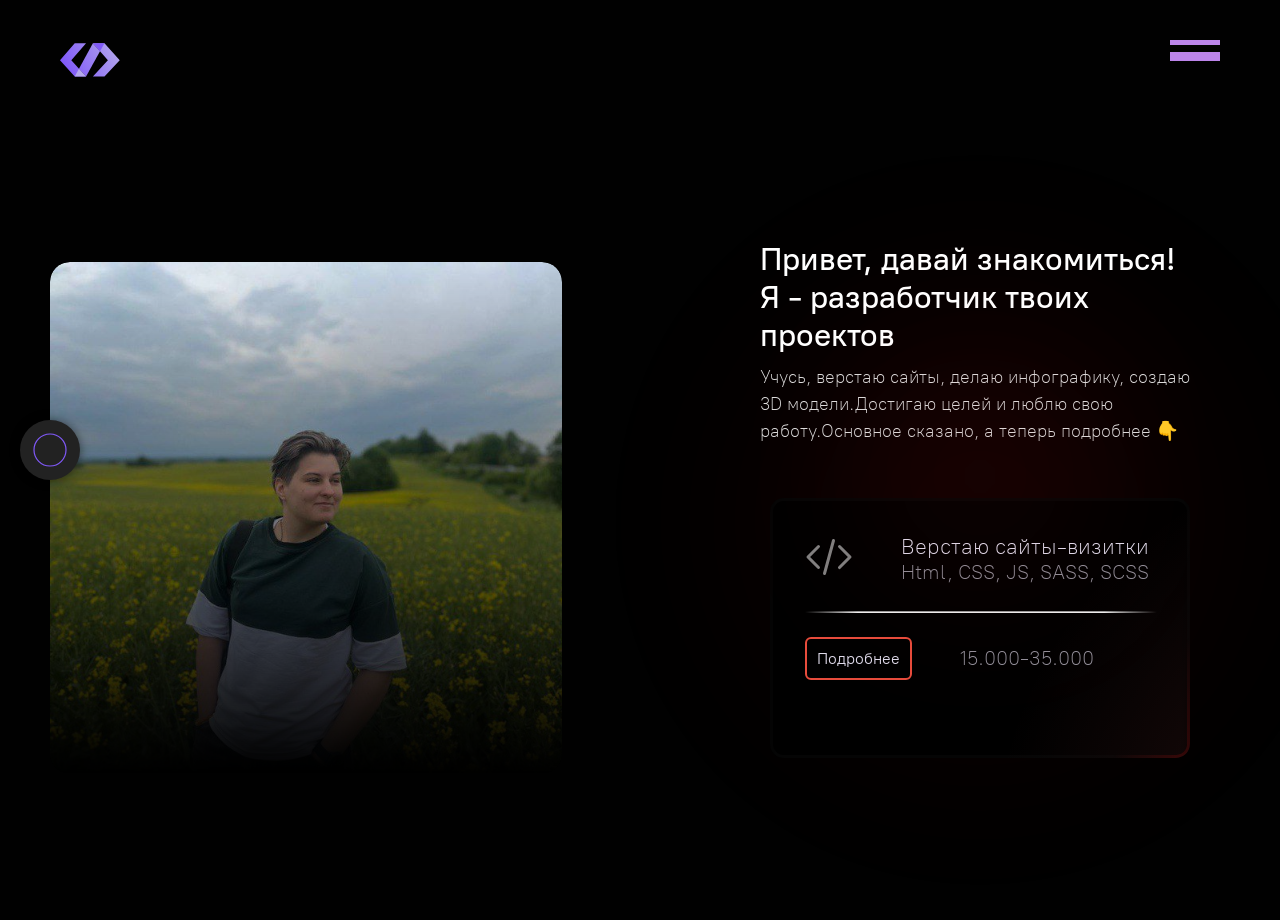
<file: index.html>
<!DOCTYPE html>
<html lang="ru">
<head>
    <meta charset="UTF-8">
    <meta name="viewport" content="width=device-width, initial-scale=1.0">
    <link rel="stylesheet" href="main.css">
    
    <title>Web/Front-dev</title>
</head>
<body>
  
    <header class="header">
    <div class="logo">
      <svg width="114" height="64" viewBox="0 0 114 64" fill="none" xmlns="http://www.w3.org/2000/svg">
<path d="M49.5 0L21.5 32.5L36.0752 48.6369L49.5 63.5H28L0 32.5L28 0H49.5Z" fill="url(#paint0_linear_3_28)"/>
<path d="M62.5 0H84.5L113.5 32.5L84.5 63.5H62.5L91 32.5L76.009 15.405L62.5 0Z" fill="url(#paint1_linear_3_28)"/>
<path d="M36.0752 48.6369L49.5 63.5L76.009 15.405L62.5 0L36.0752 48.6369Z" fill="url(#paint2_linear_3_28)"/>
<path d="M28 63.5L36 48.5L49.5 63.5H28Z" fill="#B4A9EB"/>
<path d="M62.5 0H84.5L76 15.5L62.5 0Z" fill="#8059F9"/>
<defs>
<linearGradient id="paint0_linear_3_28" x1="113" y1="10.6704" x2="18.8517" y2="63" gradientUnits="userSpaceOnUse">
<stop stop-color="#B4A9EB"/>
<stop offset="1" stop-color="#8059F9"/>
</linearGradient>
<linearGradient id="paint1_linear_3_28" x1="113" y1="10.6704" x2="18.8517" y2="63" gradientUnits="userSpaceOnUse">
<stop stop-color="#B4A9EB"/>
<stop offset="1" stop-color="#8059F9"/>
</linearGradient>
<linearGradient id="paint2_linear_3_28" x1="113" y1="10.6704" x2="18.8517" y2="63" gradientUnits="userSpaceOnUse">
<stop stop-color="#B4A9EB"/>
<stop offset="1" stop-color="#8059F9"/>
</linearGradient>
</defs>
</svg>

    </div>
   
        <div class="burger" id="burger">
      <span></span>
      <span></span>
      <span></span>
    </div>
     
    <ul class="menu" id="menu">
      <li><a href="index.html">Главная</a></li>
      <li><a href="about.html">Обо мне</a></li>
      <li><a href="path/Rezyume_Kiyashko_v.docx" download>Быстрое резюме</a></li>
      <li><a href="contact.html">Контакты</a></li>
    </ul>
    
  </header>
  
  <div class="side-button">
    <svg viewBox="0 0 100 100">
      <circle cx="50" cy="50" r="40" />
    </svg>
  </div>
  
<div class="menu-overlay" id="menuOverlay"></div>
  <div class="portfolio-menu" id="portfolioMenu">
    <ul class="portfolio-list" id="portfolioList">
        <li class="portfolio-item">
      <a href="works-3d.html">3D</a>
    </li>
            <li class="portfolio-item active">
        <a href="grafic_adobe.html">Графика</a>
      </li>
        <li class="portfolio-item">
      <a href="works-web.html">Вёрстка</a>
    </li>
      <li class="portfolio-item">Игры</li>
     
      <li class="portfolio-item">Фото</li>
    </ul>
  </div>
  
  <div class="mobile-button">
    <svg viewBox="0 0 100 100">
      <circle cx="50" cy="50" r="40" />
    </svg>
  </div>
  <main class="main-section">
  <div class="content-wrapper">
   
    <div class="text-block">
      <h1>Привет, давай знакомиться! <br>Я - разработчик твоих проектов</h1>
      <p>Учусь, верстаю сайты, делаю инфографику, создаю 3D модели.Достигаю целей и люблю свою работу.Основное сказано, а теперь подробнее 	&#128071;</p>
      <section>
      <ul>
        <li>
          <article data-glow>
            <div class="preview">
              <svg xmlns="http://www.w3.org/2000/svg" viewBox="0 0 24 24" fill="currentColor" class="w-6 h-6">
                <path fill-rule="evenodd" d="M14.447 3.026a.75.75 0 0 1 .527.921l-4.5 16.5a.75.75 0 0 1-1.448-.394l4.5-16.5a.75.75 0 0 1 .921-.527ZM16.72 6.22a.75.75 0 0 1 1.06 0l5.25 5.25a.75.75 0 0 1 0 1.06l-5.25 5.25a.75.75 0 1 1-1.06-1.06L21.44 12l-4.72-4.72a.75.75 0 0 1 0-1.06Zm-9.44 0a.75.75 0 0 1 0 1.06L2.56 12l4.72 4.72a.75.75 0 0 1-1.06 1.06L.97 12.53a.75.75 0 0 1 0-1.06l5.25-5.25a.75.75 0 0 1 1.06 0Z" clip-rule="evenodd" />
              </svg>
              <h2>Верстаю сайты-визитки</h2>
              <span>Html, CSS, JS, SASS, SCSS</span>
            </div>
            <hr>
            <div class="container-btn" style="--card-color: #e74c3c;">
            <a href="#portfolio" class="card-button">Подробнее</a>
            
            <span>15.000-35.000</span>
            </div>
          </article>
        </li>
        <li>
          <article data-glow>
            <div class="preview">
              <svg xmlns="http://www.w3.org/2000/svg" viewBox="0 0 24 24" fill="currentColor" class="w-6 h-6">
                <path fill-rule="evenodd" d="M2.25 6a3 3 0 0 1 3-3h13.5a3 3 0 0 1 3 3v12a3 3 0 0 1-3 3H5.25a3 3 0 0 1-3-3V6Zm3.97.97a.75.75 0 0 1 1.06 0l2.25 2.25a.75.75 0 0 1 0 1.06l-2.25 2.25a.75.75 0 0 1-1.06-1.06l1.72-1.72-1.72-1.72a.75.75 0 0 1 0-1.06Zm4.28 4.28a.75.75 0 0 0 0 1.5h3a.75.75 0 0 0 0-1.5h-3Z" clip-rule="evenodd" />
              </svg>
              <h2>Создаю Приложения</h2>
              <span>Python,React,<br>Typescript,C++</span>
            </div>
            <hr>
            <div class="container-btn" style="--card-color: #2CCC01;">
              
            <a href="#portfolio" class="card-button">Подробнее</a>
            
            <span>20.000-70.000</span>
            </div>
          </article>
        </li>
        <li>
          <article data-glow>
            <div class="preview">
              <svg xmlns="http://www.w3.org/2000/svg" viewBox="0 0 24 24" fill="currentColor" class="w-6 h-6">
                <path fill-rule="evenodd" d="M20.599 1.5c-.376 0-.743.111-1.055.32l-5.08 3.385a18.747 18.747 0 0 0-3.471 2.987 10.04 10.04 0 0 1 4.815 4.815 18.748 18.748 0 0 0 2.987-3.472l3.386-5.079A1.902 1.902 0 0 0 20.599 1.5Zm-8.3 14.025a18.76 18.76 0 0 0 1.896-1.207 8.026 8.026 0 0 0-4.513-4.513A18.75 18.75 0 0 0 8.475 11.7l-.278.5a5.26 5.26 0 0 1 3.601 3.602l.502-.278ZM6.75 13.5A3.75 3.75 0 0 0 3 17.25a1.5 1.5 0 0 1-1.601 1.497.75.75 0 0 0-.7 1.123 5.25 5.25 0 0 0 9.8-2.62 3.75 3.75 0 0 0-3.75-3.75Z" clip-rule="evenodd" />
              </svg>
              <h2>Графический Дизайн</h2>
              <span>Photoshop,Illustrator,<br>Figma,Blender</span>
            </div>
            <hr>
            <div class="container-btn" style="--card-color: #0036CC;">
            <a href="#portfolio" class="card-button">Подробнее</a>
            
            <span>3.000-8.000</span>
            </div>
          </article>
        </li>
        <li>
          <article data-glow>
            <div class="preview">
              <svg xmlns="http://www.w3.org/2000/svg" viewBox="0 0 24 24" fill="currentColor" class="w-6 h-6">
                <path fill-rule="evenodd" d="M8.25 6.75a3.75 3.75 0 1 1 7.5 0 3.75 3.75 0 0 1-7.5 0ZM15.75 9.75a3 3 0 1 1 6 0 3 3 0 0 1-6 0ZM2.25 9.75a3 3 0 1 1 6 0 3 3 0 0 1-6 0ZM6.31 15.117A6.745 6.745 0 0 1 12 12a6.745 6.745 0 0 1 6.709 7.498.75.75 0 0 1-.372.568A12.696 12.696 0 0 1 12 21.75c-2.305 0-4.47-.612-6.337-1.684a.75.75 0 0 1-.372-.568 6.787 6.787 0 0 1 1.019-4.38Z" clip-rule="evenodd" />
                <path d="M5.082 14.254a8.287 8.287 0 0 0-1.308 5.135 9.687 9.687 0 0 1-1.764-.44l-.115-.04a.563.563 0 0 1-.373-.487l-.01-.121a3.75 3.75 0 0 1 3.57-4.047ZM20.226 19.389a8.287 8.287 0 0 0-1.308-5.135 3.75 3.75 0 0 1 3.57 4.047l-.01.121a.563.563 0 0 1-.373.486l-.115.04c-.567.2-1.156.349-1.764.441Z" />
              </svg>
              
              <h2>Соучастник соревнований</h2>
              <span>Хакатоны, GameJam</span>
            </div>
            <hr>
            <div class="container-btn" style="--card-color: #A8247C;">
            <a href="#portfolio" class="card-button">Подробнее</a>
            
            <span>Контакты</span>
            </div>
          </article>
        </li>
      </ul>
    </section>
    </div>
     <div class="photo-block">
      <img src="img/photo.jpg" alt="Моё фото">
    </div>
  </div>
</main>
 
  <script src="burger.js"></script>
  <script src="menu_portfolio.js"></script>
  <script src="scroll.js"></script>
  <script src="scrollbar.js"></script>
</body>
</html>
</file>
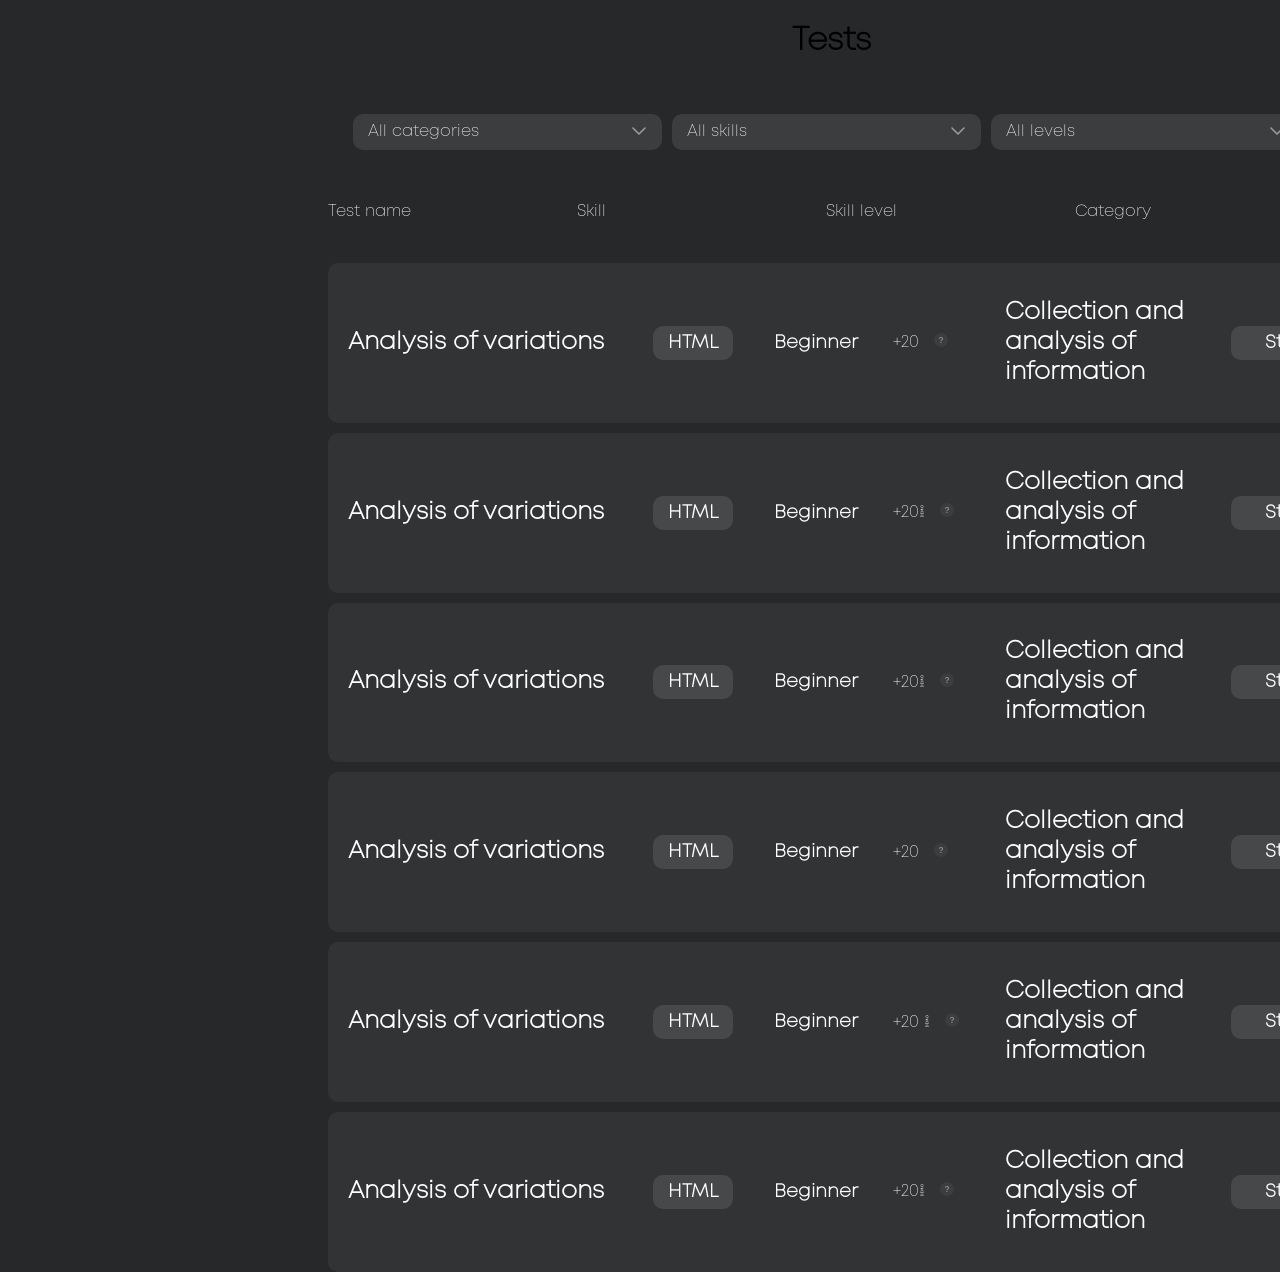
<file: test/index.html>
<!DOCTYPE html>
<html lang="ru">
<head>
    <meta charset="UTF-8">
    <meta name="viewport" content="width=device-width, initial-scale=1.0">
    <link rel="stylesheet" href="main.css">
    <title>Document</title>
</head>
<body>
    <div class="title">
        <h1>Tests</h1>
    </div>
    <!--Фильтры -->
    <div class="filters">
           <!--Фильтры  с категорией -->
        <div class="filters__inner--categories">
             <!--Наименование  -->
            <div class="filters__inner--title">
                <p>All categories</p>
                <!--Иконка -->
             <div class="filters__inner--arrow">
                    <svg width="16" height="10" viewBox="0 0 16 10" fill="none" xmlns="http://www.w3.org/2000/svg">
<g opacity="0.5">
<path d="M13.4697 1.46967C13.7626 1.17678 14.2373 1.17678 14.5302 1.46967C14.8231 1.76256 14.8231 2.23732 14.5302 2.53022L8.53022 8.53022C8.23732 8.82311 7.76256 8.82311 7.46967 8.53022L1.46967 2.53022C1.17678 2.23732 1.17678 1.76256 1.46967 1.46967C1.76256 1.17678 2.23732 1.17678 2.53022 1.46967L7.99994 6.9394L13.4697 1.46967Z" fill="white"/>
</g>
</svg>

                </div>
            </div>
             
        </div>
        <!--Фильтры  с скиллом -->
         <div class="filters__inner--skills">
            <!--наиенование-->
            <div class="filters__inner--title">
                <p>All skills</p>    
                 <div class="filters__inner--arrow">
                    <svg width="16" height="10" viewBox="0 0 16 10" fill="none" xmlns="http://www.w3.org/2000/svg">
<g opacity="0.5">
<path d="M13.4697 1.46967C13.7626 1.17678 14.2373 1.17678 14.5302 1.46967C14.8231 1.76256 14.8231 2.23732 14.5302 2.53022L8.53022 8.53022C8.23732 8.82311 7.76256 8.82311 7.46967 8.53022L1.46967 2.53022C1.17678 2.23732 1.17678 1.76256 1.46967 1.46967C1.76256 1.17678 2.23732 1.17678 2.53022 1.46967L7.99994 6.9394L13.4697 1.46967Z" fill="white"/>
</g>
</svg>

                </div>
            </div>
             <!--иконка-->
           
        </div>

     <!--Фильтры  с уровнем -->
        <div class="filters__inner--levels">
             <!--Наименование фильтра -->
            <div class="filters__inner--title">
                <p>All levels</p>
                  <div class="filters__inner--arrow">
                    <svg width="16" height="10" viewBox="0 0 16 10" fill="none" xmlns="http://www.w3.org/2000/svg">
<g opacity="0.5">
<path d="M13.4697 1.46967C13.7626 1.17678 14.2373 1.17678 14.5302 1.46967C14.8231 1.76256 14.8231 2.23732 14.5302 2.53022L8.53022 8.53022C8.23732 8.82311 7.76256 8.82311 7.46967 8.53022L1.46967 2.53022C1.17678 2.23732 1.17678 1.76256 1.46967 1.46967C1.76256 1.17678 2.23732 1.17678 2.53022 1.46967L7.99994 6.9394L13.4697 1.46967Z" fill="white"/>
</g>
</svg>

                </div>
            </div>
            
           
        </div>
    </div>
  <!--Наименования разделов в таблице-->
    <div class="table__title">

        <p>Test name</p>
        <p>Skill</p>
        <p>Skill level</p>
        <p>Category</p>
    </div>
<!--Блок всей таблицы-->
    <div class="table">
        <!--Каждая строка списка-->
        <div class="table__list">
            <div class="table__list--name">
                <h2>Analysis of variations</h2>
            </div>
            <div class="table__list--skill">
                <h3>HTML</h3>
            </div>
            <div class="table__list--level">
                <h3>Beginner</h3>
            </div>
            <div class="table__list--progress">
                <p>+20</p>
                <div class="table__list--questions">
                    <svg width="14" height="14" viewBox="0 0 14 14" fill="none" xmlns="http://www.w3.org/2000/svg">
<rect width="14" height="14" rx="7" fill="#3C3D3F"/>
<path d="M6.43681 8.35405V8.17568C6.43681 7.98108 6.46046 7.80811 6.50776 7.65676C6.55506 7.50541 6.62897 7.37027 6.72949 7.25135C6.83592 7.13243 6.92461 7.04324 6.99557 6.98378C7.07243 6.91892 7.18477 6.83513 7.33259 6.73243C7.45085 6.65135 7.53954 6.58649 7.59867 6.53784C7.66371 6.48378 7.73466 6.41622 7.81153 6.33513C7.89431 6.24865 7.95344 6.15676 7.98891 6.05946C8.02439 5.96216 8.04213 5.85135 8.04213 5.72703C8.04213 5.54865 7.99483 5.39189 7.90022 5.25676C7.81153 5.11622 7.68736 5.01081 7.52772 4.94054C7.37398 4.86486 7.19956 4.82703 7.00443 4.82703C6.71471 4.82703 6.46341 4.90811 6.25055 5.07027C6.04361 5.22703 5.93422 5.43784 5.92239 5.7027H5C5.01183 5.17297 5.21286 4.75676 5.6031 4.45405C5.99926 4.15135 6.46637 4 7.00443 4C7.56615 4 8.03917 4.15676 8.4235 4.47027C8.80783 4.78378 9 5.2027 9 5.72703C9 5.92162 8.97635 6.09459 8.92905 6.24595C8.88174 6.3973 8.80783 6.53514 8.70732 6.65946C8.6068 6.77838 8.51811 6.87027 8.44124 6.93514C8.36438 7 8.25499 7.08378 8.11308 7.18649C7.98891 7.27838 7.89727 7.34865 7.83814 7.3973C7.78492 7.44054 7.71693 7.50541 7.63415 7.59189C7.55728 7.67838 7.50111 7.77027 7.46563 7.86757C7.43607 7.95946 7.42129 8.06216 7.42129 8.17568V8.35405H6.43681ZM6.38359 10V8.96216H7.46563V10H6.38359Z" fill="#939394"/>
</svg>

                </div>
            </div>
            <div class="table__list--category">
                <h2>Collection and analysis of information</h2>
            </div>
            <div class="table__list--button">
                <h3>Start</h3>
            </div>

        </div>

          <div class="table__list">
            <div class="table__list--name">
                <h2>Analysis of variations</h2>
            </div>
            <div class="table__list--skill">
                <h3>HTML</h3>
            </div>
            <div class="table__list--level">
                <h3>Beginner</h3>
            </div>
            <div class="table__list--progress">
                <p>+20%</p>
                <div class="table__list--questions">
                    <svg width="14" height="14" viewBox="0 0 14 14" fill="none" xmlns="http://www.w3.org/2000/svg">
<rect width="14" height="14" rx="7" fill="#3C3D3F"/>
<path d="M6.43681 8.35405V8.17568C6.43681 7.98108 6.46046 7.80811 6.50776 7.65676C6.55506 7.50541 6.62897 7.37027 6.72949 7.25135C6.83592 7.13243 6.92461 7.04324 6.99557 6.98378C7.07243 6.91892 7.18477 6.83513 7.33259 6.73243C7.45085 6.65135 7.53954 6.58649 7.59867 6.53784C7.66371 6.48378 7.73466 6.41622 7.81153 6.33513C7.89431 6.24865 7.95344 6.15676 7.98891 6.05946C8.02439 5.96216 8.04213 5.85135 8.04213 5.72703C8.04213 5.54865 7.99483 5.39189 7.90022 5.25676C7.81153 5.11622 7.68736 5.01081 7.52772 4.94054C7.37398 4.86486 7.19956 4.82703 7.00443 4.82703C6.71471 4.82703 6.46341 4.90811 6.25055 5.07027C6.04361 5.22703 5.93422 5.43784 5.92239 5.7027H5C5.01183 5.17297 5.21286 4.75676 5.6031 4.45405C5.99926 4.15135 6.46637 4 7.00443 4C7.56615 4 8.03917 4.15676 8.4235 4.47027C8.80783 4.78378 9 5.2027 9 5.72703C9 5.92162 8.97635 6.09459 8.92905 6.24595C8.88174 6.3973 8.80783 6.53514 8.70732 6.65946C8.6068 6.77838 8.51811 6.87027 8.44124 6.93514C8.36438 7 8.25499 7.08378 8.11308 7.18649C7.98891 7.27838 7.89727 7.34865 7.83814 7.3973C7.78492 7.44054 7.71693 7.50541 7.63415 7.59189C7.55728 7.67838 7.50111 7.77027 7.46563 7.86757C7.43607 7.95946 7.42129 8.06216 7.42129 8.17568V8.35405H6.43681ZM6.38359 10V8.96216H7.46563V10H6.38359Z" fill="#939394"/>
</svg>

                </div>
            </div>
            <div class="table__list--category">
                <h2>Collection and analysis of information</h2>
            </div>
            <div class="table__list--button">
                <h3>Start</h3>
            </div>

        </div>

          <div class="table__list">
            <div class="table__list--name">
                <h2>Analysis of variations</h2>
            </div>
            <div class="table__list--skill">
                <h3>HTML</h3>
            </div>
            <div class="table__list--level">
                <h3>Beginner</h3>
            </div>
            <div class="table__list--progress">
                <p>+20%</p>
                <div class="table__list--questions">
                    <svg width="14" height="14" viewBox="0 0 14 14" fill="none" xmlns="http://www.w3.org/2000/svg">
<rect width="14" height="14" rx="7" fill="#3C3D3F"/>
<path d="M6.43681 8.35405V8.17568C6.43681 7.98108 6.46046 7.80811 6.50776 7.65676C6.55506 7.50541 6.62897 7.37027 6.72949 7.25135C6.83592 7.13243 6.92461 7.04324 6.99557 6.98378C7.07243 6.91892 7.18477 6.83513 7.33259 6.73243C7.45085 6.65135 7.53954 6.58649 7.59867 6.53784C7.66371 6.48378 7.73466 6.41622 7.81153 6.33513C7.89431 6.24865 7.95344 6.15676 7.98891 6.05946C8.02439 5.96216 8.04213 5.85135 8.04213 5.72703C8.04213 5.54865 7.99483 5.39189 7.90022 5.25676C7.81153 5.11622 7.68736 5.01081 7.52772 4.94054C7.37398 4.86486 7.19956 4.82703 7.00443 4.82703C6.71471 4.82703 6.46341 4.90811 6.25055 5.07027C6.04361 5.22703 5.93422 5.43784 5.92239 5.7027H5C5.01183 5.17297 5.21286 4.75676 5.6031 4.45405C5.99926 4.15135 6.46637 4 7.00443 4C7.56615 4 8.03917 4.15676 8.4235 4.47027C8.80783 4.78378 9 5.2027 9 5.72703C9 5.92162 8.97635 6.09459 8.92905 6.24595C8.88174 6.3973 8.80783 6.53514 8.70732 6.65946C8.6068 6.77838 8.51811 6.87027 8.44124 6.93514C8.36438 7 8.25499 7.08378 8.11308 7.18649C7.98891 7.27838 7.89727 7.34865 7.83814 7.3973C7.78492 7.44054 7.71693 7.50541 7.63415 7.59189C7.55728 7.67838 7.50111 7.77027 7.46563 7.86757C7.43607 7.95946 7.42129 8.06216 7.42129 8.17568V8.35405H6.43681ZM6.38359 10V8.96216H7.46563V10H6.38359Z" fill="#939394"/>
</svg>

                </div>
            </div>
            <div class="table__list--category">
                <h2>Collection and analysis of information</h2>
            </div>
            <div class="table__list--button">
                <h3>Start</h3>
            </div>

        </div>

          <div class="table__list">
            <div class="table__list--name">
                <h2>Analysis of variations</h2>
            </div>
            <div class="table__list--skill">
                <h3>HTML</h3>
            </div>
            <div class="table__list--level">
                <h3>Beginner</h3>
            </div>
            <div class="table__list--progress">
                <p>+20 </p>
                <div class="table__list--questions">
                    <svg width="14" height="14" viewBox="0 0 14 14" fill="none" xmlns="http://www.w3.org/2000/svg">
<rect width="14" height="14" rx="7" fill="#3C3D3F"/>
<path d="M6.43681 8.35405V8.17568C6.43681 7.98108 6.46046 7.80811 6.50776 7.65676C6.55506 7.50541 6.62897 7.37027 6.72949 7.25135C6.83592 7.13243 6.92461 7.04324 6.99557 6.98378C7.07243 6.91892 7.18477 6.83513 7.33259 6.73243C7.45085 6.65135 7.53954 6.58649 7.59867 6.53784C7.66371 6.48378 7.73466 6.41622 7.81153 6.33513C7.89431 6.24865 7.95344 6.15676 7.98891 6.05946C8.02439 5.96216 8.04213 5.85135 8.04213 5.72703C8.04213 5.54865 7.99483 5.39189 7.90022 5.25676C7.81153 5.11622 7.68736 5.01081 7.52772 4.94054C7.37398 4.86486 7.19956 4.82703 7.00443 4.82703C6.71471 4.82703 6.46341 4.90811 6.25055 5.07027C6.04361 5.22703 5.93422 5.43784 5.92239 5.7027H5C5.01183 5.17297 5.21286 4.75676 5.6031 4.45405C5.99926 4.15135 6.46637 4 7.00443 4C7.56615 4 8.03917 4.15676 8.4235 4.47027C8.80783 4.78378 9 5.2027 9 5.72703C9 5.92162 8.97635 6.09459 8.92905 6.24595C8.88174 6.3973 8.80783 6.53514 8.70732 6.65946C8.6068 6.77838 8.51811 6.87027 8.44124 6.93514C8.36438 7 8.25499 7.08378 8.11308 7.18649C7.98891 7.27838 7.89727 7.34865 7.83814 7.3973C7.78492 7.44054 7.71693 7.50541 7.63415 7.59189C7.55728 7.67838 7.50111 7.77027 7.46563 7.86757C7.43607 7.95946 7.42129 8.06216 7.42129 8.17568V8.35405H6.43681ZM6.38359 10V8.96216H7.46563V10H6.38359Z" fill="#939394"/>
</svg>

                </div>
            </div>
            <div class="table__list--category">
                <h2>Collection and analysis of information</h2>
            </div>
            <div class="table__list--button">
                <h3>Start</h3>
            </div>

        </div>

          <div class="table__list">
            <div class="table__list--name">
                <h2>Analysis of variations</h2>
            </div>
            <div class="table__list--skill">
                <h3>HTML</h3>
            </div>
            <div class="table__list--level">
                <h3>Beginner</h3>
            </div>
            <div class="table__list--progress">
                <p>+20 %</p>
                <div class="table__list--questions">
                    <svg width="14" height="14" viewBox="0 0 14 14" fill="none" xmlns="http://www.w3.org/2000/svg">
<rect width="14" height="14" rx="7" fill="#3C3D3F"/>
<path d="M6.43681 8.35405V8.17568C6.43681 7.98108 6.46046 7.80811 6.50776 7.65676C6.55506 7.50541 6.62897 7.37027 6.72949 7.25135C6.83592 7.13243 6.92461 7.04324 6.99557 6.98378C7.07243 6.91892 7.18477 6.83513 7.33259 6.73243C7.45085 6.65135 7.53954 6.58649 7.59867 6.53784C7.66371 6.48378 7.73466 6.41622 7.81153 6.33513C7.89431 6.24865 7.95344 6.15676 7.98891 6.05946C8.02439 5.96216 8.04213 5.85135 8.04213 5.72703C8.04213 5.54865 7.99483 5.39189 7.90022 5.25676C7.81153 5.11622 7.68736 5.01081 7.52772 4.94054C7.37398 4.86486 7.19956 4.82703 7.00443 4.82703C6.71471 4.82703 6.46341 4.90811 6.25055 5.07027C6.04361 5.22703 5.93422 5.43784 5.92239 5.7027H5C5.01183 5.17297 5.21286 4.75676 5.6031 4.45405C5.99926 4.15135 6.46637 4 7.00443 4C7.56615 4 8.03917 4.15676 8.4235 4.47027C8.80783 4.78378 9 5.2027 9 5.72703C9 5.92162 8.97635 6.09459 8.92905 6.24595C8.88174 6.3973 8.80783 6.53514 8.70732 6.65946C8.6068 6.77838 8.51811 6.87027 8.44124 6.93514C8.36438 7 8.25499 7.08378 8.11308 7.18649C7.98891 7.27838 7.89727 7.34865 7.83814 7.3973C7.78492 7.44054 7.71693 7.50541 7.63415 7.59189C7.55728 7.67838 7.50111 7.77027 7.46563 7.86757C7.43607 7.95946 7.42129 8.06216 7.42129 8.17568V8.35405H6.43681ZM6.38359 10V8.96216H7.46563V10H6.38359Z" fill="#939394"/>
</svg>

                </div>
            </div>
            <div class="table__list--category">
                <h2>Collection and analysis of information</h2>
            </div>
            <div class="table__list--button">
                <h3>Start</h3>
            </div>

        </div>

          <div class="table__list">
            
                <h2>Analysis of variations</h2>
           
            <div class="table__list--skill">
                <div class="table__list--skill--name">
                <h3>HTML</h3>
                </div>
            </div>
            <div class="table__list--level">
                <h3>Beginner</h3>
            </div>
            <div class="table__list--progress">
    <p>+20%</p>
    <div class="table__list--questions">
        <svg width="14" height="14" viewBox="0 0 14 14" xmlns="http://www.w3.org/2000/svg">
            <rect width="14" height="14" rx="7" fill="#3C3D3F"/>
            <path d="M6.4 8.35V8.17C6.4 7.98 6.46 7.8 6.5 7.65C6.55 7.5 6.63 7.37 6.73 7.25C6.83 7.13 6.92 7.04 6.99 6.98C7.07 6.91 7.18 6.83 7.33 6.73C7.45 6.65 7.54 6.59 7.6 6.53C7.66 6.48 7.73 6.42 7.81 6.33C7.89 6.25 7.95 6.15 7.99 6.06C8.02 5.96 8.04 5.85 8.04 5.73C8.04 5.55 7.99 5.39 7.9 5.25C7.81 5.12 7.69 5.01 7.53 4.94C7.37 4.86 7.2 4.83 7 4.83C6.71 4.83 6.46 4.91 6.25 5.07C6.04 5.23 5.93 5.44 5.92 5.7H5C5.01 5.17 5.21 4.76 5.6 4.45C5.99 4.15 6.46 4 7 4C7.57 4 8.04 4.16 8.42 4.47C8.81 4.78 9 5.2 9 5.73C9 5.92 8.97 6.09 8.93 6.24C8.88 6.39 8.81 6.53 8.71 6.66C8.61 6.78 8.52 6.87 8.44 6.93C8.36 7 8.25 7.08 8.11 7.19C7.99 7.28 7.89 7.35 7.83 7.39C7.78 7.44 7.71 7.5 7.63 7.59C7.56 7.68 7.5 7.77 7.46 7.87C7.43 7.96 7.42 8.06 7.42 8.17V8.35H6.44ZM6.38 10V8.96H7.46V10H6.38Z" fill="#939394"/>
        </svg>
    </div>
</div>
            <div class="table__list--category">
                <h2>Collection and analysis of information</h2>
            </div>
            <div class="table__list--button">
                <h3>Start</h3>
            </div>

        </div>

    </div>

    
</body>
</html>
</file>
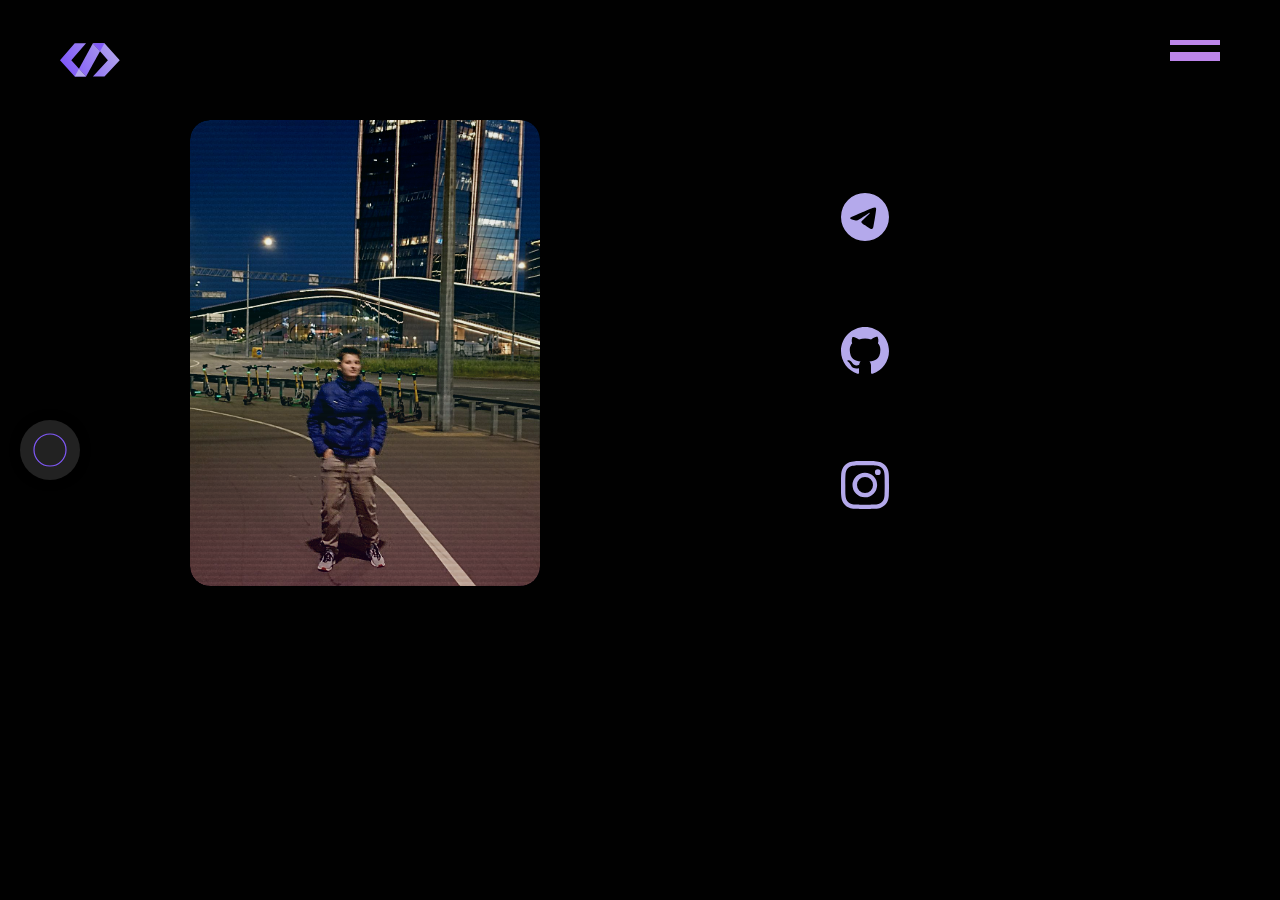
<file: contact.html>
<!DOCTYPE html>
<html lang="ru">
<head>
    <meta charset="UTF-8">
    <meta name="viewport" content="width=device-width, initial-scale=1.0">
    <link rel="stylesheet" href="main.css">
    
    <title>Web/Front-dev</title>
</head>
<body>
  
    <header class="header">
    <div class="logo">
      <svg width="114" height="64" viewBox="0 0 114 64" fill="none" xmlns="http://www.w3.org/2000/svg">
<path d="M49.5 0L21.5 32.5L36.0752 48.6369L49.5 63.5H28L0 32.5L28 0H49.5Z" fill="url(#paint0_linear_3_28)"/>
<path d="M62.5 0H84.5L113.5 32.5L84.5 63.5H62.5L91 32.5L76.009 15.405L62.5 0Z" fill="url(#paint1_linear_3_28)"/>
<path d="M36.0752 48.6369L49.5 63.5L76.009 15.405L62.5 0L36.0752 48.6369Z" fill="url(#paint2_linear_3_28)"/>
<path d="M28 63.5L36 48.5L49.5 63.5H28Z" fill="#B4A9EB"/>
<path d="M62.5 0H84.5L76 15.5L62.5 0Z" fill="#8059F9"/>
<defs>
<linearGradient id="paint0_linear_3_28" x1="113" y1="10.6704" x2="18.8517" y2="63" gradientUnits="userSpaceOnUse">
<stop stop-color="#B4A9EB"/>
<stop offset="1" stop-color="#8059F9"/>
</linearGradient>
<linearGradient id="paint1_linear_3_28" x1="113" y1="10.6704" x2="18.8517" y2="63" gradientUnits="userSpaceOnUse">
<stop stop-color="#B4A9EB"/>
<stop offset="1" stop-color="#8059F9"/>
</linearGradient>
<linearGradient id="paint2_linear_3_28" x1="113" y1="10.6704" x2="18.8517" y2="63" gradientUnits="userSpaceOnUse">
<stop stop-color="#B4A9EB"/>
<stop offset="1" stop-color="#8059F9"/>
</linearGradient>
</defs>
</svg>

    </div>
   
        <div class="burger" id="burger">
      <span></span>
      <span></span>
      <span></span>
    </div>
     
    <ul class="menu" id="menu">
      <li><a href="index.html">Главная</a></li>
      <li><a href="about.html">Обо мне</a></li>
      <li><a href="path/Rezyume_Kiyashko_v.docx" download>Быстрое резюме</a></li>
      <li><a href="contact.html">Контакты</a></li>
    </ul>
    
  </header>

  
  
  <div class="side-button">
    <svg viewBox="0 0 100 100">
      <circle cx="50" cy="50" r="40" />
    </svg>
  </div>
  
<div class="menu-overlay" id="menuOverlay"></div>
  <div class="portfolio-menu" id="portfolioMenu">
    <ul class="portfolio-list" id="portfolioList">
        <li class="portfolio-item">
      <a href="works-3d.html">3D</a>
    </li>
            <li class="portfolio-item active">
        <a href="grafic_adobe.html">Графика</a>
      </li>
        <li class="portfolio-item">
      <a href="works-web.html">Вёрстка</a>
    </li>
      <li class="portfolio-item">Игры</li>
     
      <li class="portfolio-item">Фото</li>
    </ul>
  </div>
  
  <div class="mobile-button">
    <svg viewBox="0 0 100 100">
      <circle cx="50" cy="50" r="40" />
    </svg>
  </div>

  <div class="contact-wrapper">
  <div class="photo-side">
    <img src="img/photo_contact.jpg" alt="Фото">
    <div class="noise"></div>
    <div class="wave"></div>
    
  </div>

  <div class="info-side">
   
    <a href="https://t.me/mardu_live" target="_blank" rel="noopener noreferrer" class="icon-link">
    
    <svg xmlns="http://www.w3.org/2000/svg" width="48" height="48" fill="currentColor" class="bi bi-telegram" viewBox="0 0 16 16">
  <path d="M16 8A8 8 0 1 1 0 8a8 8 0 0 1 16 0zM8.287 5.906c-.778.324-2.334.994-4.666 2.01-.378.15-.577.298-.595.442-.03.243.275.339.69.47l.175.055c.408.133.958.288 1.243.294.26.006.549-.1.868-.32 2.179-1.471 3.304-2.214 3.374-2.23.05-.012.12-.026.166.016.047.041.042.12.037.141-.03.129-1.227 1.241-1.846 1.817-.193.18-.33.307-.358.336a8.154 8.154 0 0 1-.188.186c-.38.366-.664.64.015 1.088.327.216.589.393.85.571.284.194.568.387.936.629.093.06.183.125.27.187.331.236.63.448.997.414.214-.02.435-.22.547-.82.265-1.417.786-4.486.906-5.751a1.426 1.426 0 0 0-.013-.315.337.337 0 0 0-.114-.217.526.526 0 0 0-.31-.093c-.3.005-.763.166-2.984 1.09z"/>
</svg>
</a>


    <a href="https://github.com/Viktoria-Kiyashko" target="_blank" rel="noopener noreferrer" class="icon-link">
    
      <svg xmlns="http://www.w3.org/2000/svg" width="48" height="48" fill="currentColor" class="bi bi-github" viewBox="0 0 16 16">
  <path d="M8 0C3.58 0 0 3.58 0 8c0 3.54 2.29 6.53 5.47 7.59.4.07.55-.17.55-.38 0-.19-.01-.82-.01-1.49-2.01.37-2.53-.49-2.69-.94-.09-.23-.48-.94-.82-1.13-.28-.15-.68-.52-.01-.53.63-.01 1.08.58 1.23.82.72 1.21 1.87.87 2.33.66.07-.52.28-.87.51-1.07-1.78-.2-3.64-.89-3.64-3.95 0-.87.31-1.59.82-2.15-.08-.2-.36-1.02.08-2.12 0 0 .67-.21 2.2.82.64-.18 1.32-.27 2-.27.68 0 1.36.09 2 .27 1.53-1.04 2.2-.82 2.2-.82.44 1.1.16 1.92.08 2.12.51.56.82 1.27.82 2.15 0 3.07-1.87 3.75-3.65 3.95.29.25.54.73.54 1.48 0 1.07-.01 1.93-.01 2.2 0 .21.15.46.55.38A8.012 8.012 0 0 0 16 8c0-4.42-3.58-8-8-8z"/>
</svg>
    </a>

    <a href="#" target="_blank" rel="noopener noreferrer" class="icon-link">
    
      <svg xmlns="http://www.w3.org/2000/svg" width="48" height="48" fill="currentColor" class="bi bi-instagram" viewBox="0 0 16 16">
  <path d="M8 0C5.829 0 5.556.01 4.703.048 3.85.088 3.269.222 2.76.42a3.917 3.917 0 0 0-1.417.923A3.927 3.927 0 0 0 .42 2.76C.222 3.268.087 3.85.048 4.7.01 5.555 0 5.827 0 8.001c0 2.172.01 2.444.048 3.297.04.852.174 1.433.372 1.942.205.526.478.972.923 1.417.444.445.89.719 1.416.923.51.198 1.09.333 1.942.372C5.555 15.99 5.827 16 8 16s2.444-.01 3.298-.048c.851-.04 1.434-.174 1.943-.372a3.916 3.916 0 0 0 1.416-.923c.445-.445.718-.891.923-1.417.197-.509.332-1.09.372-1.942C15.99 10.445 16 10.173 16 8s-.01-2.445-.048-3.299c-.04-.851-.175-1.433-.372-1.941a3.926 3.926 0 0 0-.923-1.417A3.911 3.911 0 0 0 13.24.42c-.51-.198-1.092-.333-1.943-.372C10.443.01 10.172 0 7.998 0h.003zm-.717 1.442h.718c2.136 0 2.389.007 3.232.046.78.035 1.204.166 1.486.275.373.145.64.319.92.599.28.28.453.546.598.92.11.281.24.705.275 1.485.039.843.047 1.096.047 3.231s-.008 2.389-.047 3.232c-.035.78-.166 1.203-.275 1.485a2.47 2.47 0 0 1-.599.919c-.28.28-.546.453-.92.598-.28.11-.704.24-1.485.276-.843.038-1.096.047-3.232.047s-2.39-.009-3.233-.047c-.78-.036-1.203-.166-1.485-.276a2.478 2.478 0 0 1-.92-.598 2.48 2.48 0 0 1-.6-.92c-.109-.281-.24-.705-.275-1.485-.038-.843-.046-1.096-.046-3.233 0-2.136.008-2.388.046-3.231.036-.78.166-1.204.276-1.486.145-.373.319-.64.599-.92.28-.28.546-.453.92-.598.282-.11.705-.24 1.485-.276.738-.034 1.024-.044 2.515-.045v.002zm4.988 1.328a.96.96 0 1 0 0 1.92.96.96 0 0 0 0-1.92zm-4.27 1.122a4.109 4.109 0 1 0 0 8.217 4.109 4.109 0 0 0 0-8.217zm0 1.441a2.667 2.667 0 1 1 0 5.334 2.667 2.667 0 0 1 0-5.334z"/>
</svg>
    </a>
    
    
  </div>
</div>

    <script src="burger.js"></script>
  <script src="menu_portfolio.js"></script>
  <script src="scroll.js"></script>
  <script src="scrollbar.js"></script>
  
</body>
</html>
</file>
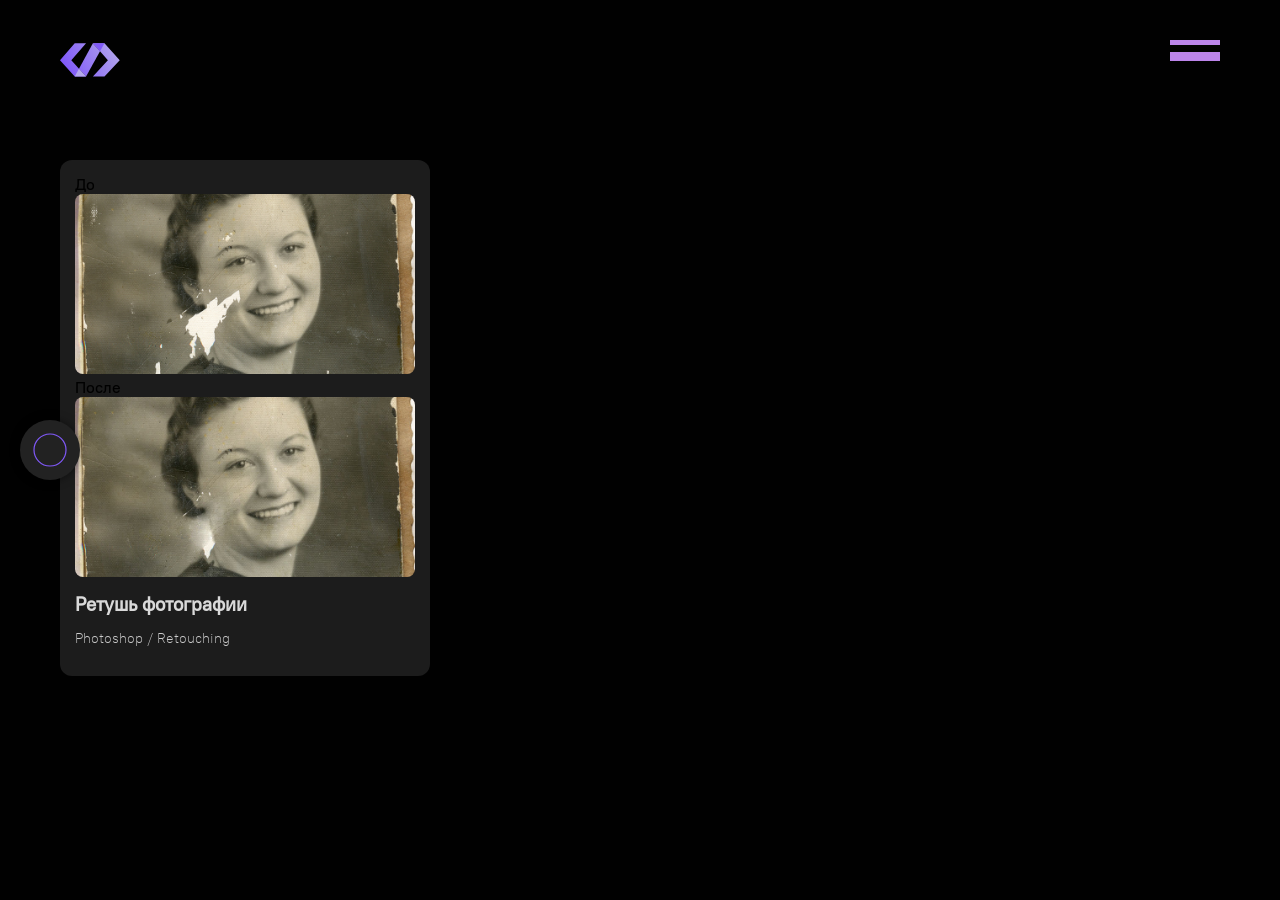
<file: grafic_adobe.html>
<!DOCTYPE html>
<html lang="ru">
<head>
  <meta charset="UTF-8">
  <meta name="viewport" content="width=device-width, initial-scale=1.0">
  <title>3D Works</title>
  <link rel="stylesheet" href="main.css">
  <link rel="stylesheet" href="works-3d.css">
</head>
<body>

    <header class="header">
    <div class="logo">
      <svg width="114" height="64" viewBox="0 0 114 64" fill="none" xmlns="http://www.w3.org/2000/svg">
<path d="M49.5 0L21.5 32.5L36.0752 48.6369L49.5 63.5H28L0 32.5L28 0H49.5Z" fill="url(#paint0_linear_3_28)"/>
<path d="M62.5 0H84.5L113.5 32.5L84.5 63.5H62.5L91 32.5L76.009 15.405L62.5 0Z" fill="url(#paint1_linear_3_28)"/>
<path d="M36.0752 48.6369L49.5 63.5L76.009 15.405L62.5 0L36.0752 48.6369Z" fill="url(#paint2_linear_3_28)"/>
<path d="M28 63.5L36 48.5L49.5 63.5H28Z" fill="#B4A9EB"/>
<path d="M62.5 0H84.5L76 15.5L62.5 0Z" fill="#8059F9"/>
<defs>
<linearGradient id="paint0_linear_3_28" x1="113" y1="10.6704" x2="18.8517" y2="63" gradientUnits="userSpaceOnUse">
<stop stop-color="#B4A9EB"/>
<stop offset="1" stop-color="#8059F9"/>
</linearGradient>
<linearGradient id="paint1_linear_3_28" x1="113" y1="10.6704" x2="18.8517" y2="63" gradientUnits="userSpaceOnUse">
<stop stop-color="#B4A9EB"/>
<stop offset="1" stop-color="#8059F9"/>
</linearGradient>
<linearGradient id="paint2_linear_3_28" x1="113" y1="10.6704" x2="18.8517" y2="63" gradientUnits="userSpaceOnUse">
<stop stop-color="#B4A9EB"/>
<stop offset="1" stop-color="#8059F9"/>
</linearGradient>
</defs>
</svg>

    </div>
   
        <div class="burger" id="burger">
      <span></span>
      <span></span>
      <span></span>
    </div>
     
    <ul class="menu" id="menu">
      <li><a href="index.html">Главная</a></li>
      <li><a href="about.html">Обо мне</a></li>
      <li><a href="path/Rezyume_Kiyashko_v.docx" download>Быстрое резюме</a></li>
      <li><a href="contact.html">Контакты</a></li>
    </ul>
    
  </header>
    <div class="side-button">
    <svg viewBox="0 0 100 100">
      <circle cx="50" cy="50" r="40" />
    </svg>
  </div>
  
<div class="menu-overlay" id="menuOverlay"></div>
  <div class="portfolio-menu" id="portfolioMenu">
    <ul class="portfolio-list" id="portfolioList">
        <li class="portfolio-item">
      <a href="works-3d.html">3D</a>
    </li>
            <li class="portfolio-item active">
        <a href="grafic_adobe.html">Графика</a>
      </li>
        <li class="portfolio-item">
      <a href="works-web.html">Вёрстка</a>
    </li>
      <li class="portfolio-item">Игры</li>
     
      <li class="portfolio-item">Фото</li>
    </ul>
  </div>
  
  <div class="mobile-button">
    <svg viewBox="0 0 100 100">
      <circle cx="50" cy="50" r="40" />
    </svg>
  </div>

<main class="projects">
  

  <div class="projects-grid">

<div class="project-card"
     data-title="Ретушь фотографии"
     data-desc="Обработка фотографии в Adobe Photoshop: цветокоррекция, ретушь кожи, работа со светом и деталями."
     data-images="./img/Восст_фото_result.jpg, ./img/Восст_фото_ориг.jpg">

  <div class="before-after-preview">
    <div class="before-after-item">
      <span>До</span>
      <img src="./img/Восст_фото_ориг.jpg" alt="Фото до обработки">
    </div>

    <div class="before-after-item">
      <span>После</span>
      <img src="./img/Восст_фото_result.jpg" alt="Фото после обработки">
    </div>
  </div>

  <h3>Ретушь фотографии</h3>
  <p>Photoshop / Retouching</p>
</div>

  </div>
  <!-- Модальное окно -->
<div class="modal" id="modal">
  <div class="modal-content">
    <span class="modal-close">&times;</span>

    <h2 id="modalTitle"></h2>
    <p id="modalDesc"></p>

    <div class="modal-gallery" id="modalGallery"></div>
  </div>
</div>

</main>


<script src="gallery.js"></script>
  <script src="burger.js"></script>
  <script src="menu_portfolio.js"></script>
  <script src="scroll.js"></script>
  <script src="scrollbar.js"></script>
  <script src="works-3d.js"></script>
</body>
</html>
</file>
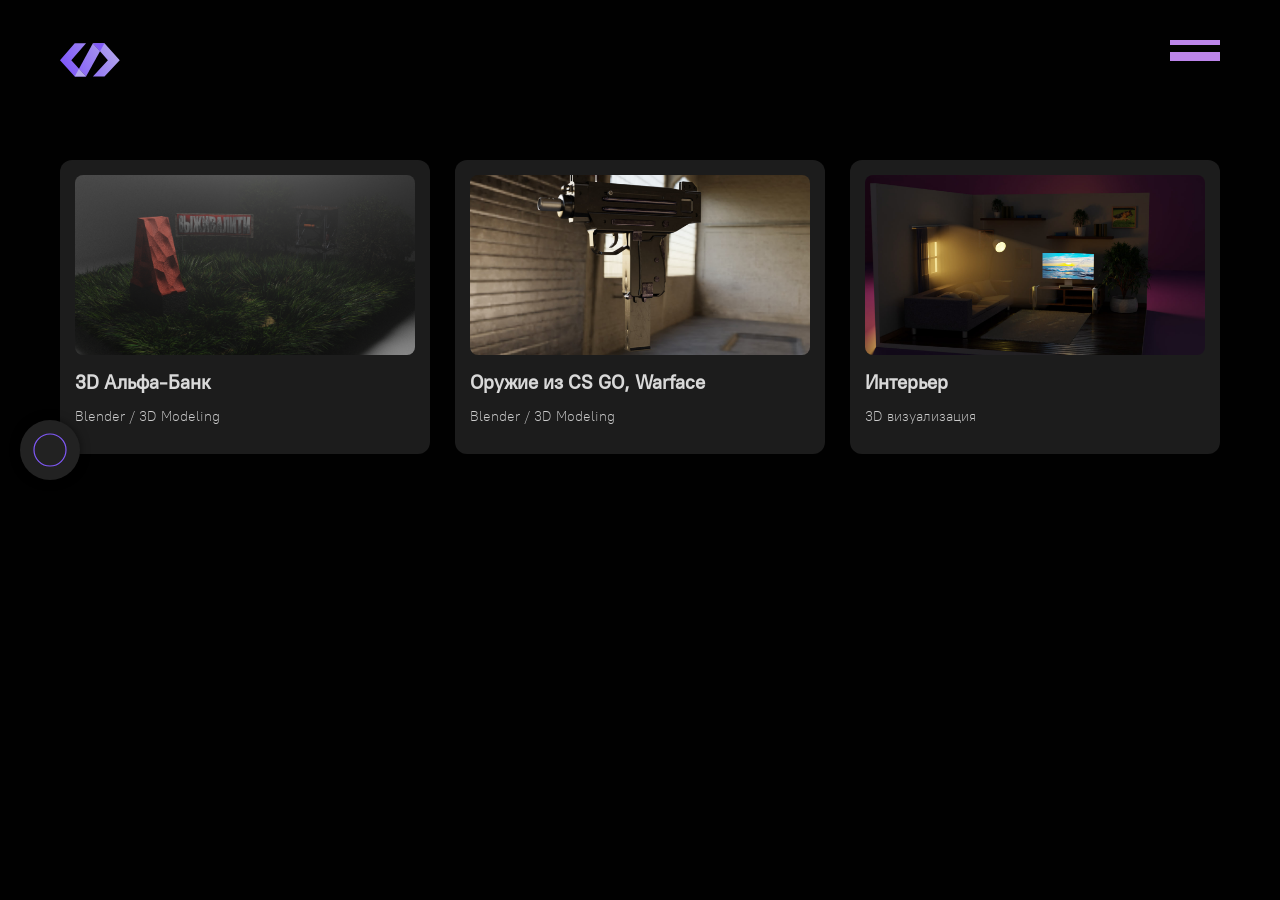
<file: works-3d.html>
<!DOCTYPE html>
<html lang="ru">
<head>
  <meta charset="UTF-8">
  <meta name="viewport" content="width=device-width, initial-scale=1.0">
  <title>3D Works</title>
  <link rel="stylesheet" href="main.css">
  <link rel="stylesheet" href="works-3d.css">
</head>
<body>

    <header class="header">
    <div class="logo">
      <svg width="114" height="64" viewBox="0 0 114 64" fill="none" xmlns="http://www.w3.org/2000/svg">
<path d="M49.5 0L21.5 32.5L36.0752 48.6369L49.5 63.5H28L0 32.5L28 0H49.5Z" fill="url(#paint0_linear_3_28)"/>
<path d="M62.5 0H84.5L113.5 32.5L84.5 63.5H62.5L91 32.5L76.009 15.405L62.5 0Z" fill="url(#paint1_linear_3_28)"/>
<path d="M36.0752 48.6369L49.5 63.5L76.009 15.405L62.5 0L36.0752 48.6369Z" fill="url(#paint2_linear_3_28)"/>
<path d="M28 63.5L36 48.5L49.5 63.5H28Z" fill="#B4A9EB"/>
<path d="M62.5 0H84.5L76 15.5L62.5 0Z" fill="#8059F9"/>
<defs>
<linearGradient id="paint0_linear_3_28" x1="113" y1="10.6704" x2="18.8517" y2="63" gradientUnits="userSpaceOnUse">
<stop stop-color="#B4A9EB"/>
<stop offset="1" stop-color="#8059F9"/>
</linearGradient>
<linearGradient id="paint1_linear_3_28" x1="113" y1="10.6704" x2="18.8517" y2="63" gradientUnits="userSpaceOnUse">
<stop stop-color="#B4A9EB"/>
<stop offset="1" stop-color="#8059F9"/>
</linearGradient>
<linearGradient id="paint2_linear_3_28" x1="113" y1="10.6704" x2="18.8517" y2="63" gradientUnits="userSpaceOnUse">
<stop stop-color="#B4A9EB"/>
<stop offset="1" stop-color="#8059F9"/>
</linearGradient>
</defs>
</svg>

    </div>
   
        <div class="burger" id="burger">
      <span></span>
      <span></span>
      <span></span>
    </div>
     
    <ul class="menu" id="menu">
      <li><a href="index.html">Главная</a></li>
      <li><a href="about.html">Обо мне</a></li>
      <li><a href="path/Rezyume_Kiyashko_v.docx" download>Быстрое резюме</a></li>
      <li><a href="contact.html">Контакты</a></li>
    </ul>
    
  </header>
    <div class="side-button">
    <svg viewBox="0 0 100 100">
      <circle cx="50" cy="50" r="40" />
    </svg>
  </div>
  
<div class="menu-overlay" id="menuOverlay"></div>
  <div class="portfolio-menu" id="portfolioMenu">
    <ul class="portfolio-list" id="portfolioList">
        <li class="portfolio-item">
      <a href="works-3d.html">3D</a>
    </li>
            <li class="portfolio-item active">
        <a href="grafic_adobe.html">Графика</a>
      </li>
        <li class="portfolio-item">
      <a href="works-web.html">Вёрстка</a>
    </li>
      <li class="portfolio-item">Игры</li>
     
      <li class="portfolio-item">Фото</li>
    </ul>
  </div>
  
  <div class="mobile-button">
    <svg viewBox="0 0 100 100">
      <circle cx="50" cy="50" r="40" />
    </svg>
  </div>

<main class="projects">
  

  <div class="projects-grid">

    <div class="project-card"
         data-title="3D Сцена"
         data-desc="Реалистичная сцена для шоу, созданная в Blender. Использовались Subdivision и текстуры."
         data-images="img/alfa1.png,img/alfa2.png,img/рендер_eeve_1.png">

      <img src="img/alfa1.png" alt="">
      <h3>3D Альфа-Банк</h3>
      <p>Blender / 3D Modeling</p>
    </div>

    <div class="project-card"
         data-title="3D Оружие"
         data-desc="В свободное время практикую модельки для будущих шутеров."
         data-images="img/оружие_1.jpg,img/оружие_2.jpg">

      <img src="img/оружие_3.jpg" alt="3D оружие">
      <h3>Оружие из CS GO, Warface</h3>
      <p>Blender / 3D Modeling</p>
    </div>

    <div class="project-card"
         data-title="Интерьер"
         data-desc="Визуализация интерьера с освещением и материалами."
         data-images="img/interer1.jpg,img/interer2.jpg">

      <img src="img/interer1.jpg" alt="">
      <h3>Интерьер</h3>
      <p>3D визуализация</p>
    </div>

  </div>
  <!-- Модальное окно -->
<div class="modal" id="modal">
  <div class="modal-content">
    <span class="modal-close">&times;</span>

    <h2 id="modalTitle"></h2>
    <p id="modalDesc"></p>

    <div class="modal-gallery" id="modalGallery"></div>
  </div>
</div>

</main>


<script src="gallery.js"></script>
  <script src="burger.js"></script>
  <script src="menu_portfolio.js"></script>
  <script src="scroll.js"></script>
  <script src="scrollbar.js"></script>
  <script src="works-3d.js"></script>
</body>
</html>
</file>
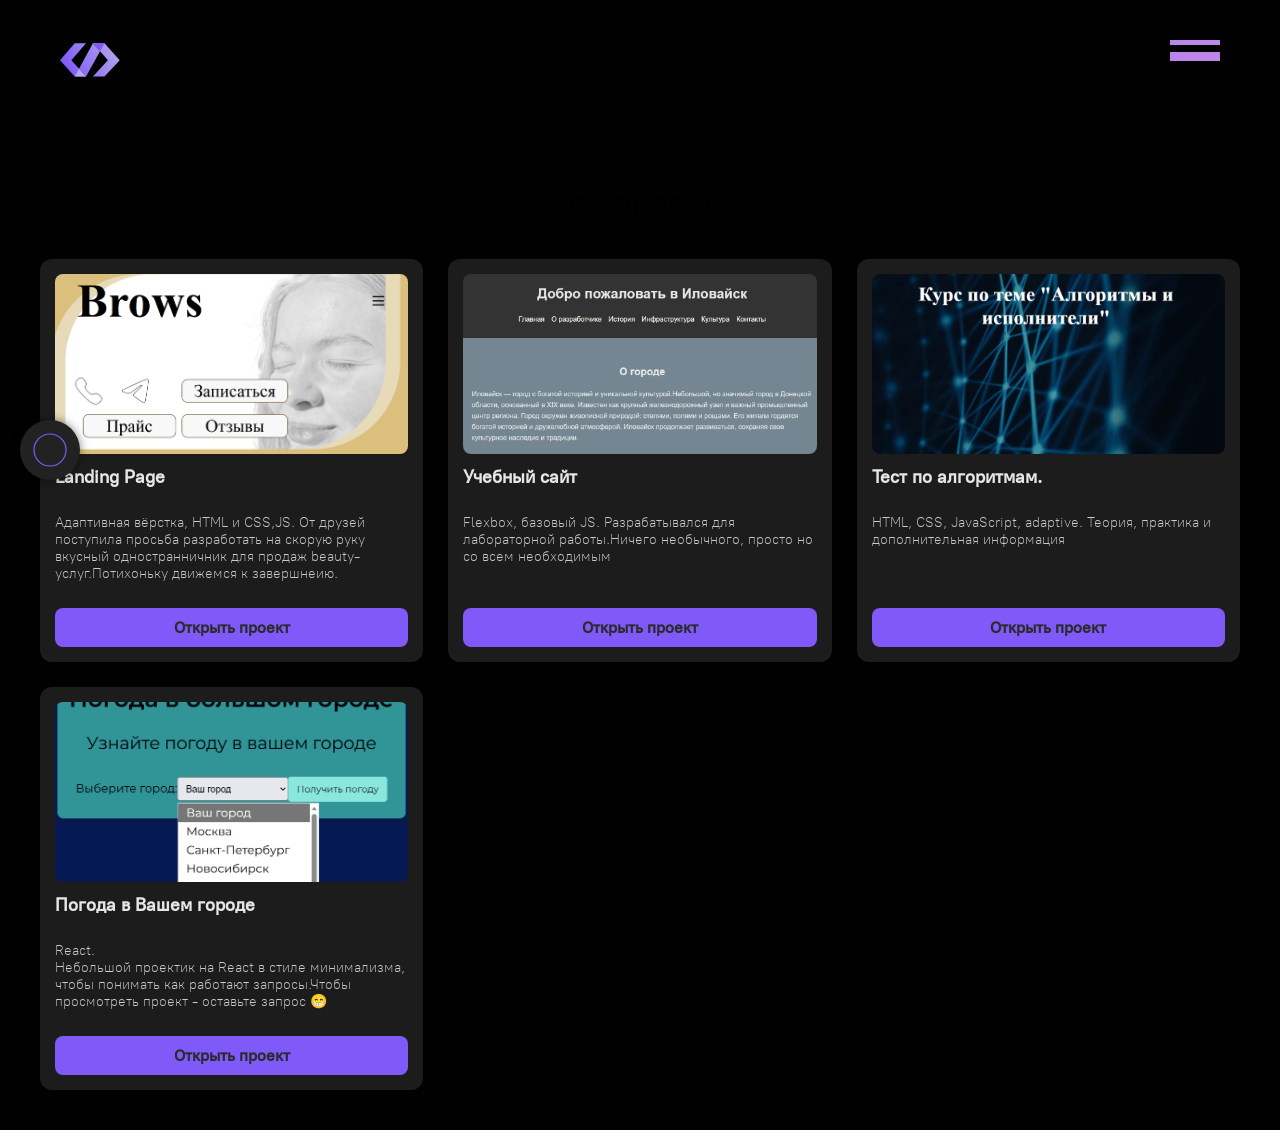
<file: works-web.html>
<!DOCTYPE html>
<html lang="ru">
<head>
    <meta charset="UTF-8">
    <meta name="viewport" content="width=device-width, initial-scale=1.0">
   <title>3D Works</title>
  <link rel="stylesheet" href="main.css">
  <link rel="stylesheet" href="works-web.css">
</head>
<body>

 <header class="header">
    <div class="logo">
      <svg width="114" height="64" viewBox="0 0 114 64" fill="none" xmlns="http://www.w3.org/2000/svg">
<path d="M49.5 0L21.5 32.5L36.0752 48.6369L49.5 63.5H28L0 32.5L28 0H49.5Z" fill="url(#paint0_linear_3_28)"/>
<path d="M62.5 0H84.5L113.5 32.5L84.5 63.5H62.5L91 32.5L76.009 15.405L62.5 0Z" fill="url(#paint1_linear_3_28)"/>
<path d="M36.0752 48.6369L49.5 63.5L76.009 15.405L62.5 0L36.0752 48.6369Z" fill="url(#paint2_linear_3_28)"/>
<path d="M28 63.5L36 48.5L49.5 63.5H28Z" fill="#B4A9EB"/>
<path d="M62.5 0H84.5L76 15.5L62.5 0Z" fill="#8059F9"/>
<defs>
<linearGradient id="paint0_linear_3_28" x1="113" y1="10.6704" x2="18.8517" y2="63" gradientUnits="userSpaceOnUse">
<stop stop-color="#B4A9EB"/>
<stop offset="1" stop-color="#8059F9"/>
</linearGradient>
<linearGradient id="paint1_linear_3_28" x1="113" y1="10.6704" x2="18.8517" y2="63" gradientUnits="userSpaceOnUse">
<stop stop-color="#B4A9EB"/>
<stop offset="1" stop-color="#8059F9"/>
</linearGradient>
<linearGradient id="paint2_linear_3_28" x1="113" y1="10.6704" x2="18.8517" y2="63" gradientUnits="userSpaceOnUse">
<stop stop-color="#B4A9EB"/>
<stop offset="1" stop-color="#8059F9"/>
</linearGradient>
</defs>
</svg>

    </div>
   
        <div class="burger" id="burger">
      <span></span>
      <span></span>
      <span></span>
    </div>
     
    <ul class="menu" id="menu">
      <li><a href="index.html">Главная</a></li>
      <li><a href="about.html">Обо мне</a></li>
      <li><a href="path/Rezyume_Kiyashko_v.docx" download>Быстрое резюме</a></li>
      <li><a href="contact.html">Контакты</a></li>
    </ul>
    
  </header>
  
  <div class="side-button">
    <svg viewBox="0 0 100 100">
      <circle cx="50" cy="50" r="40" />
    </svg>
  </div>
  
<div class="menu-overlay" id="menuOverlay"></div>
  <div class="portfolio-menu" id="portfolioMenu">
    <ul class="portfolio-list" id="portfolioList">
        <li class="portfolio-item">
      <a href="works-3d.html">3D</a>
    </li>
            <li class="portfolio-item active">
        <a href="grafic_adobe.html">Графика</a>
      </li>
        <li class="portfolio-item">
      <a href="works-web.html">Вёрстка</a>
    </li>
      <li class="portfolio-item">Игры</li>
     
      <li class="portfolio-item">Фото</li>
    </ul>
  </div>
  
  <div class="mobile-button">
    <svg viewBox="0 0 100 100">
      <circle cx="50" cy="50" r="40" />
    </svg>
  </div>

    <main class="projects">

  <h1>Мои проекты</h1>

  <div class="projects-grid">

    <div class="project-card">
      <img src="img/Brows_project.png" alt="Brows">
      <h3>Landing Page</h3>
      <p>Адаптивная вёрстка, HTML и CSS,JS. От друзей поступила просьба разработать на скорую руку вкусный одностранничник для продаж beauty-услуг.Потихоньку движемся к завершнеию.</p>
      <a href="https://viktoria-kiyashko.github.io/site-card/" target="_blank">Открыть проект</a>
    </div>

    <div class="project-card">
      <img src="img/city_project.png" alt="Карта города">
      <h3>Учебный сайт</h3>
      <p>Flexbox, базовый JS. Разрабатывался для лабораторной работы.Ничего необычного, просто но со всем необходимым</p>
      <a href="https://viktoria-kiyashko.github.io/site-card/index.html" target="_blank">Открыть проект</a>
    </div>

    <div class="project-card">
      <img src="img/algoritm_project.png" alt="Курсы по алгоритмам">
      <h3>Тест по алгоритмам.</h3>
      <p>HTML, CSS, JavaScript, adaptive.  Теория, практика и дополнительная информация</p>
      <a href="https://viktoria-kiyashko.github.io/algoritm_course/" target="_blank">Открыть проект</a>
    </div>

    <div class="project-card">
      <img src="img/weather_project.png" alt="Погода в городах России">
      <h3>Погода в Вашем городе </h3>
      <p>React.<br>Небольшой проектик на React в стиле минимализма, чтобы понимать как работают запросы.Чтобы просмотреть проект - оставьте запрос 😁</p>
      <a href="https://weather-gdr4p4k91-viktorias-projects-9269bc25.vercel.app/" target="_blank">Открыть проект</a>
    </div>

  </div>

</main>

  <script src="burger.js"></script>
  <script src="menu_portfolio.js"></script>
  <script src="scroll.js"></script>
  <script src="scrollbar.js"></script>
  <script src="works-web.js"></script>
</body>
</html>
</file>
<file: main.css>
@font-face {
  font-family: 'PT-Root-UI';
  src: url('/fonts/PT-Root-UI_Medium.ttf') format('truetype');
  font-weight: 500;
  font-style: normal;
}

@font-face {
  font-family: 'PT-Root-UI';
  src: url('/fonts/PT-Root-UI_Light.ttf') format('truetype');
  font-weight: 300;
  font-style: normal;
}

@font-face {
  font-family: 'PT Root UI';
  src: url('/fonts/PT-Root-UI_Regular.ttf') format('truetype');
  font-weight: 400;
  font-style: normal;
}

body {
      margin: 0;
      font-family: 'PT-Root-UI', sans-serif;
      background: #010101;
    }

     .logo {
      width: 60px;
      height: 60px;
     
      cursor: pointer;
      flex-shrink: 0;
      
    }

    .logo svg {
      width: 100%;
      height: 100%;
      fill: #fff;
      transition: 0.3s;
    }

    .logo:hover svg {
      fill: #E0DCEC;
    }

    /* Контейнер */
    .header {
    position: relative;
    display: flex;
    justify-content: space-between;
   
    height: 100%;
    padding: 30px 60px 30px 60px;
    background: #010101;
    }



    /* Бургер */
    .burger {
      width: 50px;
      height: 30px;
      position: relative;
      cursor: pointer;
     
      top: 10px;
    }

    .burger span {
      position: absolute;
      height: 5px;
      width: 100%;
      background: #bc85ea;
      left: 0;
      transition: 0.3s;
    }

    .burger span:nth-child(1) { top: 0; }
    .burger span:nth-child(2) { top: 12px; }
    .burger span:nth-child(3) { top: 16px; }

    /* Крестик */
    .burger.active span:nth-child(1) {
      transform: rotate(45deg);
      top: 8px;
    }
    .burger.active span:nth-child(2) {
      opacity: 0;
    }
    .burger.active span:nth-child(3) {
      transform: rotate(-45deg);
      top: 8px;
    }

    /* Меню */
    .menu {
      display: flex;
      list-style: none;
      margin: 0;
      padding: 0;
      position: absolute;
      top: 20px;
      right: 100px;
      transition: 0.3s;
      overflow: hidden;
    }

    .menu li {
      margin: 0 10px;
    }

    .menu a {
      color: white;
      text-decoration: none;
      font-size: 18px;
      padding: 12px 30px;
      display: block;
      transition: 0.2s;
     
    }

    a{
      font-weight: 300;
    }

    .menu a:hover {
      background: #b46ed0;
      border-radius: 12px;
    
    }

    /* Скрытое меню по умолчанию */
    .menu {
      max-width: 0;
      opacity: 0;
    }

    .menu.active {
      max-width: 900px;
      opacity: 1;
      margin: 0 30px 0 0;
    }

  

       /* Менюшка портфолио */
.side-button {
position: fixed;
top: 50%;
left: 20px;
transform: translateY(-50%);
width: 60px;
height: 60px;
border-radius: 50%;
background: #222;
display: flex;
justify-content: center;
align-items: center;
cursor: pointer;
transition: 0.3s;
box-shadow: 0 0 10px rgba(0,0,0,0.5);
z-index: 900;
}

    .side-button:hover {
      background: #333;
      transform: translateY(-50%) scale(1.1);
    }

    .side-button svg {
      width: 40px;
      height: 40px;
      fill: none;
      stroke: #8059F9;
      stroke-width: 3;
      animation: glow 2s infinite alternate;
    }

    @keyframes glow {
      from { stroke: 8059F9; }
      to { stroke: #fff; }
    }

/* Панель меню */
.portfolio-menu {
  position: fixed;
  left: 100px;
  top: 50%;
  transform: translate(-30px, -50%);
  width: 220px;

  display: flex;
  flex-direction: column;
  justify-content: center;
  align-items: center;
  overflow: hidden;

  opacity: 0;
  pointer-events: none;
  transition: transform 0.5s ease, opacity 0.5s ease;
}


.portfolio-menu.active {
  opacity: 1;
  transform: translate(0, -50%);
  pointer-events: auto;
  z-index: 10;
}

.portfolio-list {
      list-style: none;
      padding: 0;
      background: #010101;
      border-radius: 12px;
      margin: 0;
      height: 100%;
      width: 100%;
      display: flex;
      flex-direction: column;
      align-items: center;
      overflow-y: auto;
      scrollbar-width: none;
      opacity: 1;
    }
    .portfolio-list::-webkit-scrollbar {
      display: none;
    }

  .portfolio-item {
  width: 160px;
  padding: 15px;
  margin: 25px 0;
  border-radius: 12px;
  background: rgba(255, 255, 255, 0.1);
  color: #fff;
  text-align: center;
  font-size: 18px;
  cursor: pointer;
  opacity: 1;
  transition: all 0.3s ease;
  font-weight: 300;
}
.portfolio-item a {
  text-decoration: none;      /* убираем подчеркивание */
  color: inherit;             /* наследуем цвет родителя */
 
 
  padding: inherit;           /* наследуем внутренние отступы */
}


.portfolio-item.active {
  opacity: 1;
  background: rgba(255, 255, 255, 0.25);
  transform: scale(1.05);
  box-shadow: 0 4px 12px rgba(255, 255, 255, 0.2);
}

.portfolio-item:hover {
    color: #B4A9EB;
    
  }

.main-section {
  display: flex;
  justify-content: center;
  align-items: center;
  min-height: 80vh;
  padding: 40px;
}

/* Контейнер для фото и текста */
.content-wrapper {
  display: flex;
  align-items: center;
  gap: 40px;
  opacity: 0;
  transform: translateX(100px);
  animation: fadeInRight 1s ease forwards;
}

@keyframes fadeInRight {
  to {
    opacity: 1;
    transform: translateX(0);
  }
}

.photo-block img {
  width: 80%;
  height: auto;
  border-radius: 20px;
  box-shadow: 0 6px 20px rgba(0,0,0,0.2);

  /* маска для проявления снизу вверх */
  -webkit-mask-image: linear-gradient(to top, rgba(0,0,0,1) 0%, rgba(0,0,0,0) 100%);
  -webkit-mask-repeat: no-repeat;
  -webkit-mask-size: 10% 50%;
  -webkit-mask-position: 0 100%;
  mask-image: linear-gradient(to bottom, rgba(0,0,0,1) 0%, rgba(0,0,0,0) 50%);
  mask-repeat: no-repeat;
  mask-size: 100% 200%;
  mask-position: 0 100%;

  animation: revealUp 1.2s ease forwards;
}

/* анимация маски */
@keyframes revealUp {
  to {
    -webkit-mask-position: 0 0;
    mask-position: 0 0;
  }
}

@keyframes slidePhoto {
  to {
    opacity: 1;
    transform: translateX(0);
  }
}

.text-block {
  max-width: 500px;
  transform: translateX(100px);
  opacity: 0;
  animation: slideText 1s ease forwards;
  animation-delay: 0.6s;
}

@keyframes slideText {
  to {
    opacity: 1;
    transform: translateX(0);
  }
}

.text-block h1 {
  margin-bottom: 15px;
  font-size: 32px;
  color: #fff;
  margin: 0 30px 0 30px;
}

h1{
  font-weight: 500;
}

.text-block p {
  font-size: 18px;
  line-height: 1.5;
  color: #ddd;
  margin: 10px 30px 10px 30px;
  gap: 4em;
}

p{
  font-weight: 300;
}

.mobile-menu-overlay{
  display: none;
}
.mobile-menu{
  display: none;
}

.mobile-button{
  display: none;
}

  .text-block {
    transform: none;
    animation: fadeInUp 1s ease forwards;
    animation-delay: 0.5s;
    order: 1;
    
  }

  @keyframes fadeInUp {
    from {
      opacity: 0;
      transform: translateY(30px);
    }
    to {
      opacity: 1;
      transform: translateY(0);
    }
  }

@font-face {
  font-family: "Geist Sans";
  src: url("https://assets.codepen.io/605876/GeistVF.ttf") format("truetype");
}

:root {
	--card-size: clamp(250px, 30vw, 350px);
	--card-ar: 2 / 1;
	--x: calc(50vw * 1);
	--y: calc((50vh - (var(--card-size) * 0.25)) * 1);
	
	--backdrop: black;
  --radius: 14;
  --border: 3;
  --backup-border: hsl(0 0% 10% / 0.2);
  --size: 200;
  --bg-spot-opacity: 0.16;
  --border-light-opacity: 1;
  --border-spot-opacity: 0.75;
}

article {
  aspect-ratio: var(--card-ar);
  border-radius: calc(var(--radius) * 1px);
  display: grid;
  gap: 1rem;
  grid-template: 1fr 1fr 1fr / 1fr auto;
  padding: 2rem;
  position: relative;
  width: var(--card-size);
}

article *::selection {
  background: hsl(var(--hue) 80% 40%);
}

article > div {
	align-content: center;
	display: grid;
	font-size: 1.5rem;
	gap: 0 3rem;
	grid-column: 1 / -1;
	grid-template: 1fr 1fr / auto 1fr;
}

article hr {
	grid-column: 1 / -1;
	mask: linear-gradient(90deg, transparent, white 15% 85%, transparent);
	width: 100%;
}

article > div span {
	font-size: 1.25rem;
	font-weight: 20;
	opacity: 0.65;
  color: #E0DCEC;
}

article svg {
	grid-row: span 2;
	width: 48px;
	color: hsl(var(--hue) calc(var(--sat, 0) * 1%) 50%);
}

article > span:first-of-type {
	font-weight: 40;
	opacity: 0.65;
  color: #969696;
}
article > span:last-of-type {
	font-weight: 60;
  color: #E0DCEC;
  align-items: center;
}

h2 {
	font-size: 1.4rem;
	font-weight: 80;
	margin: 0;
  color: #E0DCEC;
}

section>ul {
	display: flex;
	gap: 4rem;
	margin: 0;
	mask: linear-gradient(90deg, transparent, white, transparent);
	overflow: auto;
  overflow-y: hidden;
	padding-block: 1rem;
	
	scroll-snap-type: x mandatory;
	  /* эффект появления карточек из-за границ */
  mask-image: linear-gradient(
    to right,
    transparent 0%,
    rgba(0, 0, 0, 1) 10%,
    rgba(0, 0, 0, 1) 90%,
    transparent 100%
  );
  -webkit-mask-image: linear-gradient(
    to right,
    transparent 0%,
    rgba(0, 0, 0, 1) 10%,
    rgba(0, 0, 0, 1) 90%,
    transparent 100%
  );
}

section>ul>li {
	display: grid;
	place-items: center;
	scroll-snap-align: center;
	position: relative;
}

section>ul>li::after {
	--border-size: calc(var(--border) * 1px);
	content: "";
	position: absolute;
	inset: 0;
	background-image: radial-gradient(
    calc(var(--spotlight) * 0.15) calc(var(--spotlight) * 0.15) at
    calc(var(--px, 0) * 1px) calc(var(--py, 0) * 1px),
    hsl(0 0% 100% / 1), transparent
  );
  background-color: var(--backdrop, transparent);
  background-size: calc(100% + (2 * var(--border-size))) calc(100% + (2 * var(--border-size)));
  background-position: 50% 50%;
  background-attachment: fixed;
  background-color: transparent;
	border: var(--border-size) solid transparent;
	border-radius: calc(var(--radius) * 1px);
	mask:
    linear-gradient(transparent, transparent),
    linear-gradient(white, white);
  mask-clip: padding-box, border-box;
  mask-composite: intersect;
  z-index: -10;
}




section::after,
section::before {
	content: "";
	position: fixed;
	top: 50%;
	left: 50%;
	background: radial-gradient(hsl(var(--base, 0) 80% 50%), transparent);
	filter: blur(100px);
	width: calc(var(--card-size) * 1.5);
	aspect-ratio: 1;
	translate: -50% -50%;
	border-radius: 50%;
	opacity: 0.0875;
	pointer-events: none;
	z-index: -1;
}

section::after {
	width: calc(var(--card-size) * 0.5);
	opacity: 0.25;
	z-index: 2;
	translate: -50% -75%;
}

@supports (animation-timeline: scroll()) {
	@property --base {
		inherits: true;
		syntax: '<number>';
		initial-value: 0;
	}
	@keyframes change-accent {
		to {
			--base: 320;
		}
	}
	@property --sat {
		inherits: true;
		syntax: '<number>';
		initial-value: 0;
	}
	@keyframes saturate {
		0%, 25%, 75%, 100% {
			--sat: 0;
		}
		50% {
			--sat: 100;
		}
	}
	section {
		timeline-scope: --list;
		animation: change-accent both linear;
		animation-timeline: --list;
	}
	ul {
    scroll-timeline: --list inline;
	}
	li {
		animation: saturate both linear;
		animation-timeline: view(inline);
	}
}


[data-glow] {
  --border-size: calc(var(--border, 2) * 1px);
  --spotlight-size: calc(var(--card-size) * 1.2);
  --hue: calc(var(--base) + (var(--xp, 0) * var(--spread, 0)));
  background-image: radial-gradient(
    var(--spotlight-size) var(--spotlight-size) at
    var(--x)
    var(--y),
    hsl(var(--hue, 210) calc(var(--saturation, 100) * 1%) calc(var(--lightness, 70) * 1%) / var(--bg-spot-opacity, 0.15)), transparent
  );
  background-color: var(--backdrop, transparent);
  background-size: calc(100% + (2 * var(--border-size))) calc(100% + (2 * var(--border-size)));
  background-position: 50% 50%;
  background-attachment: fixed;
  border: var(--border-size) solid var(--backup-border);
  position: relative;
  touch-action: none;
}

[data-glow]::before,
[data-glow]::after {
  pointer-events: none;
  content: "";
  position: absolute;
  inset: calc(var(--border-size) * -1);
  border: var(--border-size) solid transparent;
  border-radius: calc(var(--radius) * 1px);
  background-attachment: fixed;
  background-size: calc(100% + (2 * var(--border-size))) calc(100% + (2 * var(--border-size)));
  background-repeat: no-repeat;
  background-position: 50% 50%;
  mask:
    linear-gradient(transparent, transparent),
    linear-gradient(white, white);
  mask-clip: padding-box, border-box;
  mask-composite: intersect;
}


[data-glow]::before {
  background-image: radial-gradient(
    calc(var(--spotlight-size) * 0.75) calc(var(--spotlight-size) * 0.75) at
    var(--x)
    var(--y),
    hsl(var(--hue, 210) calc(var(--saturation, 100) * 1%) calc(var(--lightness, 50) * 1%) / var(--border-spot-opacity, 1)), transparent 100%
  );
  filter: brightness(2);
}

[data-glow]::after {
  background-image: radial-gradient(
    calc(var(--spotlight-size) * 0.4) calc(var(--spotlight-size) * 0.4) at
    var(--x)
    var(--y),
    hsl(0 100% 100% / var(--border-light-opacity, 1)), transparent 100%
  );
}



.container-btn{
  align-items: center;
  justify-content: center;
  
}


.container-btn .card-button {
  position: relative;
  color: #E0DCEC;
  text-decoration: none;
  border-bottom: 2px solid transparent;
  font-family: 'PT Root UI', sans-serif;
  font-size: 16px;
  font-weight: 300;
  transition: color 0.3s ease;
  border: 2px solid var(--card-color);
  padding: 10px ;
  border-radius: 6px;
  transition: border-width 0.1s ease;
}

.container-btn .card-button:hover{
  border-width: 4px;

}

.card-button::after {
  content: "";
  position: absolute;
  left: 0;
  bottom: 0;
  width: 0;
  height: 100%;
  background: var(--card-color);
  z-index: -1;
  transition: width 0.3s ease;
   width: 100%;
}



.contact-wrapper {
  display: grid;
  grid-template-columns: repeat(2, 1fr);
  
  align-items: stretch;
  width: min(80vw, 900px);
  margin: 0 auto;
  border-radius: 20px;
  overflow: hidden;
  gap: 0;
  position: relative;
}

/* (фото с эффектами) левая*/
.photo-side {
  grid-area: 2 / 1 / 3 / 2;
  overflow: hidden;
  position: relative;
  width: 100%;
  height: 100%;
  max-width: 350px; 
  border-radius: 20px;
  display: grid;

}

.photo-side img {
  width: 100%;
  height: 100%;
  object-fit: cover;
  filter: brightness(0.85) contrast(1.2);
  border-radius: 20px;
}

/*Цветной шум*/
.noise {
  position: absolute;
  inset: 0;
  background: 
    repeating-linear-gradient(0deg, rgba(255,0,255,0.15) 0%, rgba(0,255,255,0.15) 50%, transparent 100%),
    url("https://i.imgur.com/o5NfVhK.png");
  opacity: 0.5;
  mix-blend-mode: screen;
  animation: noiseMove 0.4s infinite steps(8);
}

@keyframes noiseMove {
  0% { background-position: 0 0, 0 0; }
  100% { background-position: 100px 100px, -100px -50px; }
}

/* Глитч эффект*/
.glitch {
  position: absolute;
  inset: 0;
  background: url("img/photo_contact.jpg") center/cover no-repeat;
  mix-blend-mode: lighten;
  animation: glitchMove 5s infinite;
  opacity: 0.3;
}

@keyframes glitchMove {
  0% { clip-path: inset(10% 0 80% 0); transform: translateX(-5px); filter: hue-rotate(0deg); }
  10% { clip-path: inset(60% 0 20% 0); transform: translateX(5px); filter: hue-rotate(90deg); }
  20% { clip-path: inset(20% 0 60% 0); transform: translateX(-7px); filter: hue-rotate(180deg); }
  30% { clip-path: inset(0 0 0 0); transform: translateX(0); }
  100% { clip-path: inset(0 0 0 0); }
}

/*  Волновой эффект */
.wave {
  position: absolute;
  inset: 0;
  background: repeating-linear-gradient(
    to bottom,
    rgba(255,255,255,0.1) 0px,
    rgba(255,255,255,0.1) 2px,
    transparent 3px,
    transparent 6px
  );
  mix-blend-mode: overlay;
  animation: waveDistort 2s infinite linear;
}

@keyframes waveDistort {
  0% { transform: translateY(0); }
  50% { transform: translateY(-10px) scaleX(1.02); }
  100% { transform: translateY(0); }
}

/* Правая часть (контакты)  */
.info-side {
  grid-area: 2 / 2 / 3 / 3;
  padding: 2rem;
  display: grid;
  color: rgb(217, 217, 217);
  font-family: "PT Root UI", sans-serif;
  align-items: center;
  justify-content: center;
}

.info-side i{
   cursor: pointer;
   justify-content: center;
   padding: 10px;
}

/* при наведении */
.info-side i:hover {
  transform: scale(1.2) rotate(20deg);
  
}

/*  Эффект  при клике */
.info-side i:active {
  transform: scale(0.9) translateY(3px);
  
}



/*Адаптив */
@media (max-width: 768px) {
  .contact-wrapper {
    grid-template-columns: 1fr;
    grid-template-rows: auto auto;
  }

  .photo-side {
    max-width: 100%;
    height: 260px;
    grid-area: 1 / 1 / 2 / 2;
    border-radius: 80px;
    object-fit: cover; 
    margin-top: 20px;
   
  }

  .photo-side img{
    
    width: 100%;
    height: 300px;
    display: grid;
    grid-auto-flow: column; 
    
  }

  .info-side {
    padding: 1rem;
   display: grid;
  grid-auto-flow: column; 
    justify-content: center;
    gap: 15px;
    grid-area: 2 / 1 / 3 / 2;
  }

  .bi-telegram,
  .bi-github,
  .bi-instagram,
  .bi-phone {
    font-size: 20px;
    width: 36px;
    height: 36px;
}

.info-side svg{
  transition: transform 0.3s ease, filter 0.3s ease, text-shadow 0.3s ease;
}


}

/*  Иконки  */
.bi-telegram, .bi-github, .bi-instagram, .bi-phone {
  justify-content: center;
  align-items: center;
  font-size: 28px;
  color: #B4A9EB;
  margin: 10px;
  transition: 0.4s;
  animation: pulseIcon 3s infinite ease-in-out;
}

@keyframes pulseIcon {
  0%, 100% { transform: scale(1); text-shadow: 0 0 5px #E0DCEC; }
  50% { transform: scale(1.2); text-shadow: 0 0 15px #B4A9EB; }
}

.icon:hover {
  transform: translateY(-5px) scale(1.1);
  filter: drop-shadow(0 0 10px #00ffff);
}





  
 /*  адапт */
@media (max-width: 768px) {

  .header{
    padding: 20px 30px 20px 30px;
  }

  .logo{
    width: 80px;
    height: 100%;
  }

  .burger {
    width: 60px;
    height: 28px;
  }

  .burger span {
    height: 8px;
    border-radius: 2px;

  }

  .burger span:nth-child(1) { top: 0; }
  .burger span:nth-child(2) { top: 20px; }
  .burger span:nth-child(3) { top: 24px; }

  
  .burger.active span:nth-child(1) {
    transform: rotate(45deg);
    top: 12px;
  }
  .burger.active span:nth-child(2) {
    opacity: 0;
  }
  .burger.active span:nth-child(3) {
    transform: rotate(-45deg);
    top: 12px;
  }
  .menu {
        flex-direction: column;
        top: 80px;              
       
        
        border-radius: 8px;
        max-height: 0;
        max-width: none;
        opacity: 0;
        padding: 10px 0;
        overflow: hidden;
        box-shadow: 0 8px 16px rgba(0,0,0,0.5); 
        z-index: 10;
        width: 200px;
        right: 80px;
      }
      .menu li {
        margin: 5px 0;

      }
      .menu.active {
        max-height: 500px;
        opacity: 0.9;
        margin: 0 0 0 0;
        background: #010101;
        
        

      }
  .menu a{
    padding: 16px 24px;
  }

 .mobile-button {
  position: fixed !important;
  bottom: 20px !important; 
  left: 20px !important;
  width: 90px;
  height: 90px;
  border-radius: 50%;
  background: #222;
  display: flex;
  justify-content: center;
  align-items: center;
  cursor: pointer;
  transition: 0.3s;
  box-shadow: 0 0 10px rgba(0,0,0,0.5);
  z-index: 900;
}

.mobile-button:hover {
  background: #333;
  transform: scale(1.1);
}

.mobile-button svg {
  width: 40px;
  height: 40px;
  fill: none;
  stroke: #8059F9;
  stroke-width: 3;
  animation: glow 2s infinite alternate;
}

@keyframes glow {
  from { stroke: #B4A9EB; }
  to { stroke: #8059F9; }
}
    .side-button, .side-button:hover, .side-button svg{
      display: none;
    }
    
    /* Тёмный фон для меню*/
  .menu-overlay {
    position: fixed;
    top: 0;
    left: 0;
    width: 100%;
    height: 100%;
    background: rgba(0, 0, 0, 0.6);
    backdrop-filter: blur(3px);
    opacity: 0;
    visibility: hidden;
    transition: all 0.6s ease;
    
  }

  .menu-overlay.active {
    opacity: 1;
    visibility: visible;
    z-index: 10;
  }

  /* Меню в виде модального окна */
  .portfolio-menu {
    position: fixed;
    top: 50%;
    left: 50%;
    transform: translate(-50%, -50%) scale(0.8);
    width: 85%;
    max-width: 260px;
    height: 510px;
    background: rgba(20, 20, 20, 0.97);
    border-radius: 20px;
    box-shadow: 0 0 25px rgba(128, 89, 249, 1);
    /*padding: 25px 15px;*/
    text-align: center;
    opacity: 0;
    visibility: hidden;
    transition: all 0.4s ease;
    
  }


  .portfolio-menu.active {
    opacity: 1;
    visibility: visible;
    transform: translate(-50%, -50%) scale(1);
  }

  /* Список */
  .portfolio-list {
    list-style: none;
    padding: 0;
    margin: 0;
  }

  .portfolio-item {
    display: block;
    padding: 15px 0;
    font-size: 1.2em;
   
    border-bottom: 1px solid rgba(0,255,255,0.1);
    transition: color 0.3s;
     opacity: 1;
  background: rgba(255, 255, 255, 0.25); 
  
  }

  .portfolio-item:last-child {
    border-bottom: none;
  }

  
  .portfolio-item:hover {
    color: #B4A9EB;
    
  }

   .content-wrapper {
    flex-direction: column;
    text-align: center;
    gap: 20px;
    transform: none;
    animation: none;
    opacity: 1;
  }

  .text-block h1{
    margin: 0 45px 0 45px;
  }

  .text-block p{
    margin: 10px 60px 10px 60px;
  }

  

.preview{
display: flex;
  flex-direction: column;
  align-items: center;
  justify-content: flex-end;
  gap: 0.5rem;
  margin-top: auto;

}

.container-btn .card-button{
  padding: 24px;
  border-radius: 16px;

}

  .container-btn {
  display: flex;
  flex-direction: column;
  align-items: center;
  justify-content: flex-end;
  gap: 1.4rem;
  margin-top: auto;
}

section > ul {
    display: flex;
  gap: 1rem;
  overflow-x: auto;
  overflow-y: hidden;
  scroll-snap-type: x mandatory;
  -webkit-overflow-scrolling: touch;
  padding-inline: 1rem;
  margin: 0;
}

section > ul::-webkit-scrollbar {
  display: none;
}

section > ul > li {
  flex: 0 0 auto;
  scroll-snap-align: center;
  width: clamp(250px, 80%, 350px);
}

ul>li{
  flex: 0 0 auto;
  scroll-snap-align: center;
  width: clamp(250px, 80%, 320px);
}

ul.grabbing {
  cursor: grabbing;
  scroll-behavior: auto; 
}


.photo-block img {
    width: 320px;
    height: 320px;
    border-radius: 300px;
    opacity: 1;
    animation: revealUpMobile 1.2s ease forwards;

  
    -webkit-mask-repeat: no-repeat;
    -webkit-mask-size: 100% 200%;
    -webkit-mask-position: 0 100%;

    
    mask-repeat: no-repeat;
    mask-size: 100% 200%;
    mask-position: 0 100%;

    /*  неоновое сияние */
    box-shadow: 0 0 15px rgba(0,255,255,0.2);
    transition: box-shadow 0.3s ease;
  }

  .photo-block img:hover {
    box-shadow: 0 0 25px rgba(0,255,255,0.5);
  }

  @keyframes revealUpMobile {
    from {
      -webkit-mask-position: 0 100%;
      mask-position: 0 100%;
    }
    to {
      -webkit-mask-position: 0 0;
      mask-position: 0 0;
    }
  }
}
</file>
<file: test/main.css>
@font-face{
    font-family: 'Mont';
    src:url(fonts/Mont/Mont-ExtraLightDEMO.otf);
    font-weight:300 ;
}
body{
      display: grid; 
  grid-template-columns: 1fr; 
  margin: 0 328px 0 328px;
  gap: 10px 10px; 
  background-color: #27282A;
  font-family: 'Mont';
  
}

.title{
    display: grid;
    grid-column: 1/3;
    grid-template-rows: 1fr;
    justify-content: center;
    
    
}

.filters{
    display: grid;
    grid-template-columns: 1fr 1fr 1fr;
    gap: 10px;
    justify-content: space-between;
    margin: 25px;
    width: 946px;
    height: 36px;
    align-items: center;
    margin-top: 20px;
    color: white;
    


}

.filters__inner--categories,
.filters__inner--skills,
.filters__inner--levels {
    display: flex;              
    align-items: center;          
    justify-content: space-between; 
    width: 309px;
    height: 36px;
    background-color: #3C3D3F;
    border-radius: 10px;
    padding: 0 15px;              
    box-sizing: border-box;       
}

.filters__inner--title {
    display: flex;
    align-items: center;
    width: 100%;
    justify-content: space-between; 
}

.filters__inner--arrow {
    flex-shrink: 0; 
    cursor: pointer;
}


.filters__inner--title p {
    flex-shrink: 0; 
}

.table__title{
    display: grid;
    grid-template-columns: 1fr 1fr 1fr 1fr;
    max-width: 100%;
    grid-row: 3/4;
    color: white;
    margin: 0 0 15px 0;

}

.table{
    display: grid;
    grid-row: 4/4;
     gap: 10px;
     color: white;

}

.table__list {
    display: grid;
    grid-template-columns: 
        minmax(279px, 1fr)   
        minmax(61px, 1fr)  
        minmax(80px, 1fr)   
        minmax(100px, 1fr)   
        minmax(216px, 1fr)   
        minmax(80px, 1fr);  
    gap: 10px;
    align-items: center;
    width: 100%;
    padding: 15px 20px 15px 20px;
    background-color: #323335;
    border-radius: 10px;
    
    
}

.table__list--name{
    display: grid;
    width: 100%;
    max-width: 279px;
}

.table__list--skill{
       display: flex;
    justify-content: center;  
    align-items: center; 
    
    border-radius: 10px;
   
   
}


.table__list--skill h3 {
    display: inline-block;     
    padding: 5px 15px;         
    background-color: #47484A;
    border-radius: 6px;
    text-align: center;
    margin: 0;
    border-radius: 10px;
}

.table__list--level{
    display: flex;
    justify-content: center;  
    align-items: center; 
}



.table__list--progress {
      display: flex;
     
    align-items: center;       
    gap: 5px; 
                  
}

.table__list--progress p {
    margin: 10px;   
    white-space: nowrap;              
}

.table__list--questions {
    flex-shrink: 0;            
}

.table__list--category {
    display: grid;
    white-space: normal;      
    word-wrap: break-word;    
    overflow: visible;        
}
.table__list--button{
       display: flex;
    justify-content: center;  
    align-items: center; 
    
    border-radius: 10px;
   
   
}


.table__list--button h3 {
    display: inline-block;   
    width: 167px;  
    padding: 5px 15px;         
    background-color: #47484A;
    border-radius: 6px;
    text-align: center;
    margin: 0;
    border-radius: 10px;
}
</file>
<file: works-3d.css>
* {
  box-sizing: border-box;
}

body {
  margin: 0;

}

.projects {
  max-width: 1200px;
  margin: 0 auto;
  padding: 40px 20px;
}




.projects-grid {
  display: grid;
  grid-template-columns: repeat(3, 1fr);
  gap: 25px;
}


.project-card {
  background: #1c1c1c;
  border-radius: 12px;
  padding: 15px;
  cursor: pointer;
  transition: transform 0.3s;
}

.project-card:hover {
  transform: translateY(-5px);
}

.project-card img {
  width: 100%;
  height: 180px;
  object-fit: cover;
  border-radius: 8px;
}

.project-card h3 {
  margin: 12px 0 5px;
  color: rgb(217, 217, 217);
}

.project-card p {
  font-size: 14px;
  color: #ccc;
}

/* Модалка */
.modal {
  position: fixed;
  inset: 0;
  background: rgba(0,0,0,0.8);
  display: none;
  justify-content: center;
  align-items: center;
  padding: 20px;
    z-index: 1000;
}

.modal.active {
  display: flex;
}

.modal-content {
  background: #1c1c1c;
  border-radius: 12px;
  max-width: 800px;
  width: 100%;
  max-height: 90vh;
  overflow-y: auto;
  padding: 20px;
  z-index: 1010; 
}

.modal-close {
  font-size: 34px;
  cursor: pointer;
  float: right;
color: #6c319c;
}

.modal-gallery {
  display: grid;
  grid-template-columns: repeat(2, 1fr);
  gap: 10px;
  margin-top: 15px;
}

.modal-gallery img {
  width: 100%;
  border-radius: 8px;
  object-fit: cover;
}

#modalDesc {
  font-size: 16px;
  line-height: 1.5;
  color: #ccc;
  margin-top: 10px;
  font-weight: 300;
}


/* Адаптив */
@media (max-width: 900px) {
  .projects-grid {
    grid-template-columns: repeat(2, 1fr);
  }
}

@media (max-width: 600px) {
  .projects-grid {
    grid-template-columns: 1fr;
  }

  .modal-gallery {
    grid-template-columns: 1fr;
  }
}
</file>
<file: works-web.css>
/* Контейнер */
.projects {
  max-width: 1200px;
  margin: 0 auto;
  padding: 40px 20px;
}

.projects h1 {
  text-align: center;
  margin-bottom: 40px;
}

/* Сетка */
.projects-grid {
  display: grid;
  grid-template-columns: repeat(3, 1fr);
  gap: 25px;
}

/* Карточка */
.project-card {
  background: #1c1c1c;
  border-radius: 12px;
  padding: 15px;
  display: flex;
  flex-direction: column;
  gap: 12px;
  transition: transform 0.3s, box-shadow 0.3s;
}

.project-card:hover {
  transform: translateY(-5px);
  box-shadow: 0 10px 25px rgba(0,0,0,0.5);
}

/* Картинка */
.project-card img {
  width: 100%;
  height: 180px;
  object-fit: cover;
  border-radius: 8px;
}

/* Текст */
.project-card h3 {
  margin: 0;
  font-size: 18px;
  color: #e6e6e6;
}

.project-card p {
  font-size: 14px;
  color: #ccc;
}

/* Кнопка */
.project-card a {
  margin-top: auto;
  text-align: center;
  padding: 10px;
  background: #8059F9;
  color: #2b2b2b;
  text-decoration: none;
  border-radius: 8px;
  font-weight: bold;
}

.project-card a:hover {
  background: #6c48e6;
}

/* Адаптив */
@media (max-width: 900px) {
  .projects-grid {
    grid-template-columns: repeat(2, 1fr);
  }
}

@media (max-width: 600px) {
  .projects-grid {
    grid-template-columns: 1fr;
  }
}
</file>
